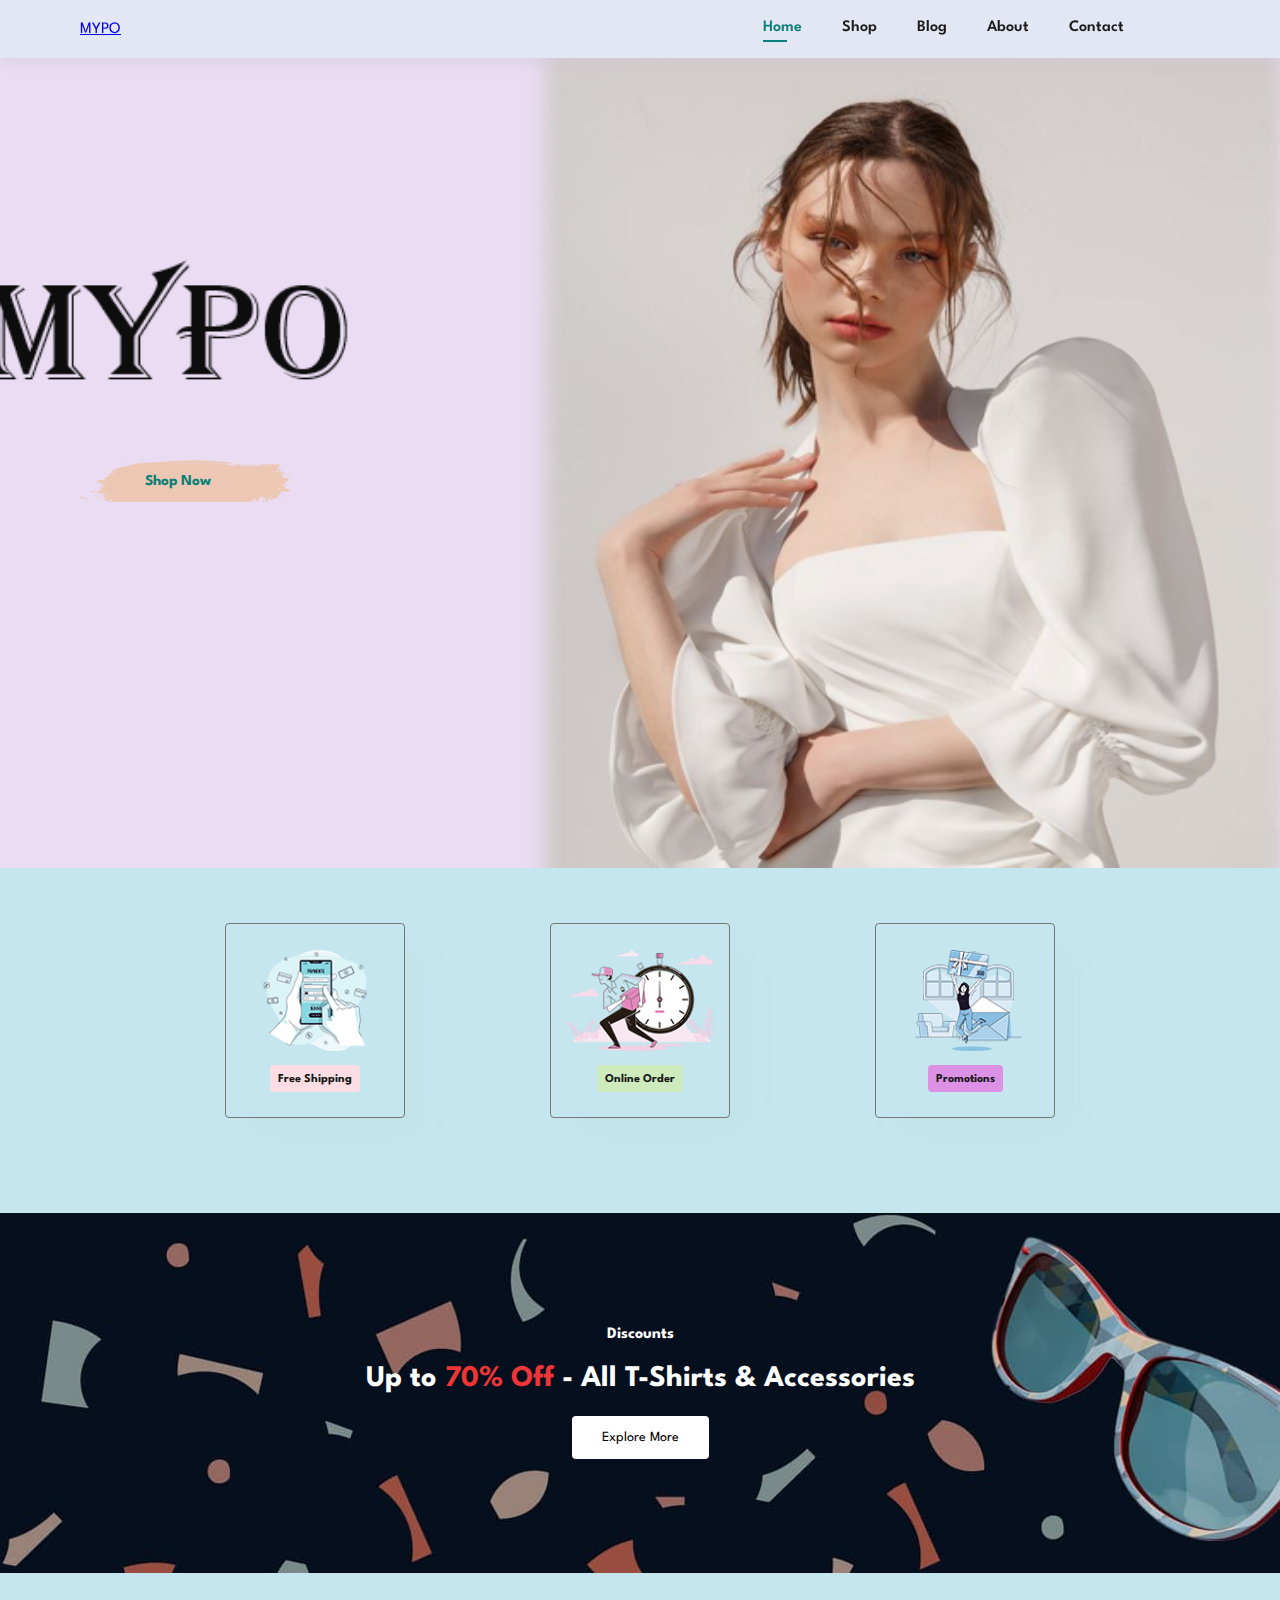
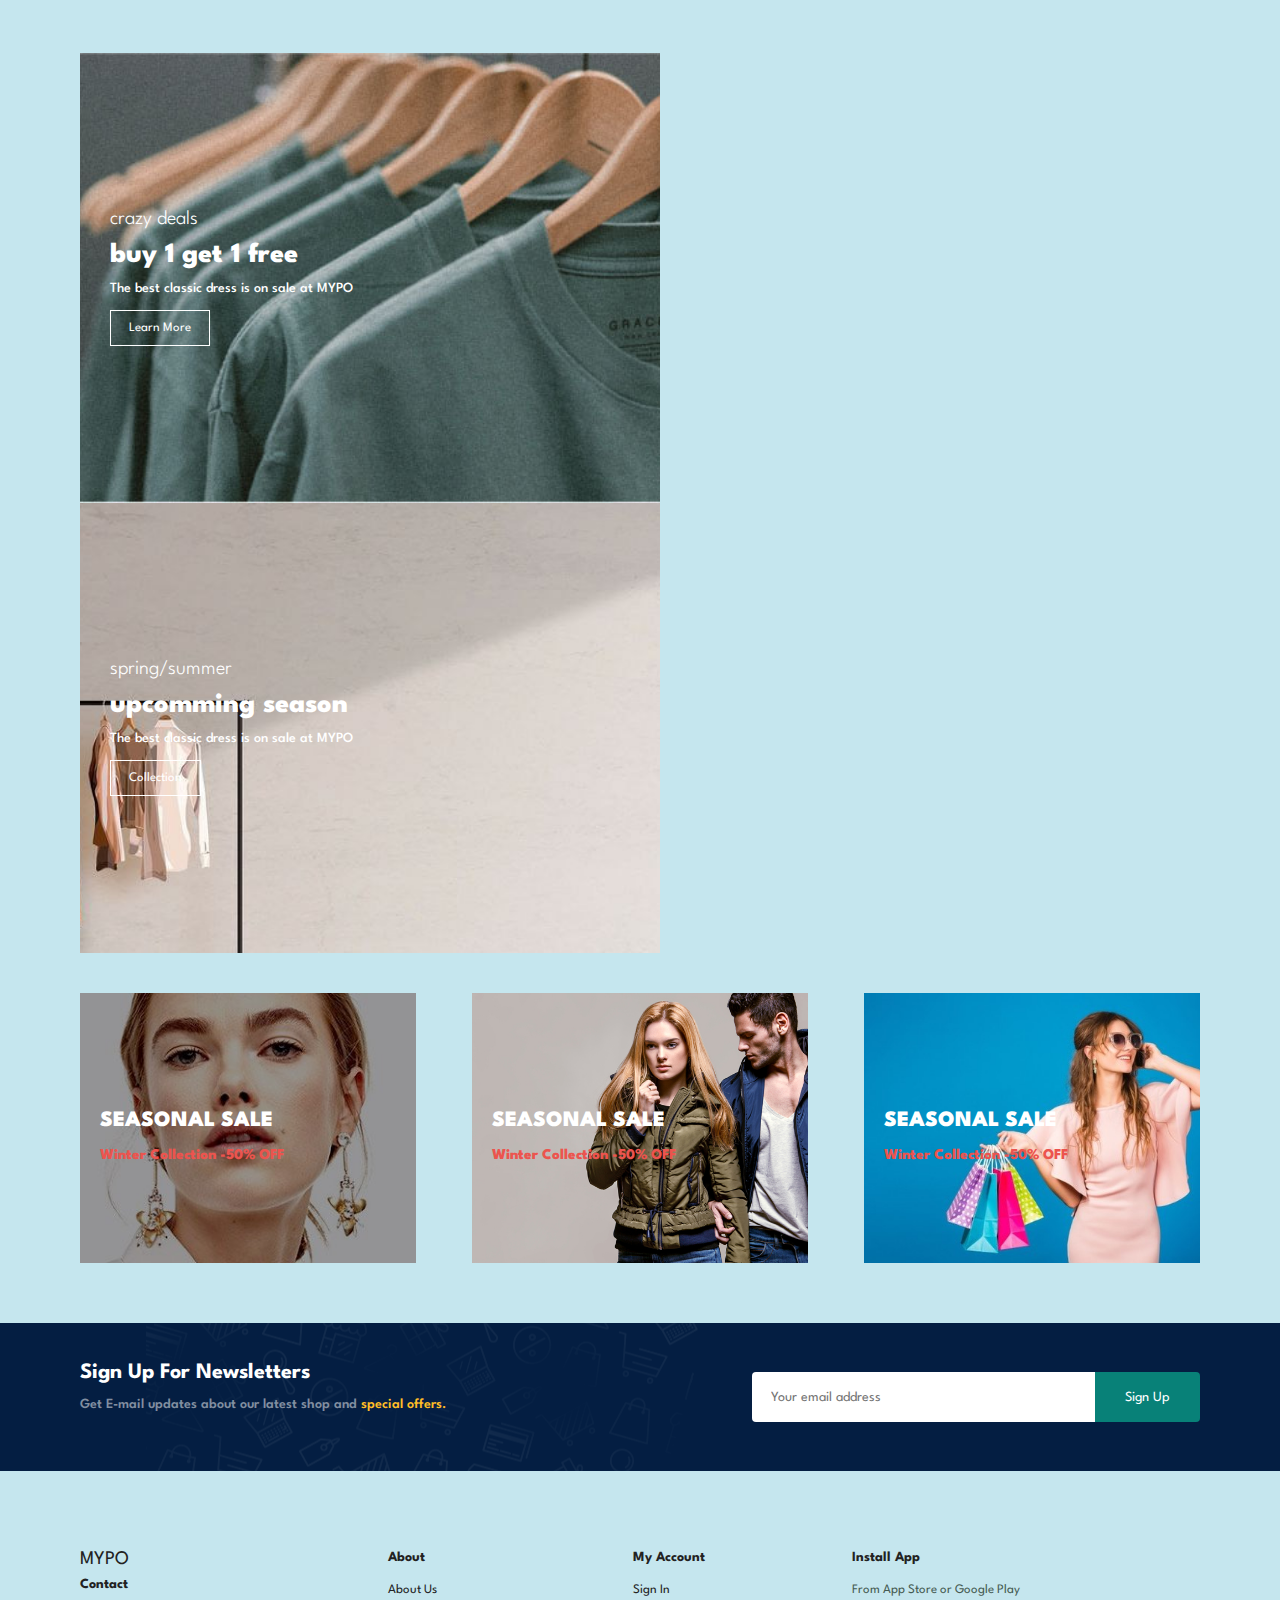
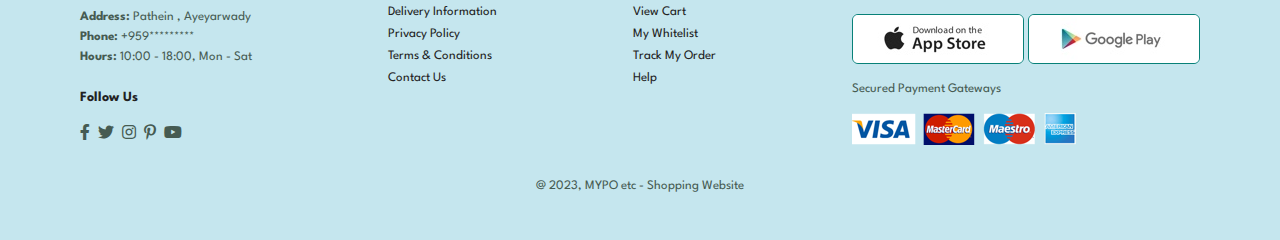
<file: index.html>
<!DOCTYPE html>
<html lang="en">

    <head>
        <meta charset="UTF-8">
        <meta http-equiv="X-UA-Compatible" content="IE=edge">
        <meta name="viewport" content="width=device-width, initial-scale=1.0">
        <title>HomePage</title>
        <link rel="stylesheet" href="https://pro.fontawesome.com/releases/v5.10.0/css/all.css" />

        <link rel="stylesheet" href="css/style.css">
        <link rel="stylesheet" href="css/index.css">
    </head>

    <body>

<!-- Navbar -->

        <section id="header">
            <a href="#">MYPO</a>

            <div>
                <ul id="navbar">
                    <li><a class="active" href="index.html">Home</a></li>
                    <li><a href="shop.html">Shop</a></li>
                    <li><a href="blog.html">Blog</a></li>
                    <li><a href="about.html">About</a></li>
                    <li><a href="contact.html">Contact</a></li>
                    <li id="lg-bag"><a href="cart.html"><i class="far fa-shopping-bag"></i></a></li>
                    <a href="#" id="close"><i class="far fa-times"></i></a>
                </ul>
            </div>
            <div id="mobile">
                <a href="cart.html"><i class="far fa-shopping-bag"></i></a>
                <i id="bar" class="fas fa-outdent"></i>
            </div>
        </section>

<!-- Hero -->

        <!--<section id="hero" ; style="background-image: url(img/bnhd.png);">
            <h1></h1>
            <p></p>
            <button onclick="window.location.href='shop.html';" style="background-image: url(img/button.png);">Shop Now</button>
        </section>-->
<!--style="background-image: url(img/hero4.png)-->
<!-- Features -->
<section id="hero" ; style="background-image: url(img/bnhd.png);">
    <h1></h1>
    <p></p>
    <button id="shopNowBtn" style="background-image: url(img/button.png);" onmouseover="changeCursor(this)" onmouseout="resetCursor()" onclick="redirectToShop()">Shop Now</button>

<script>
function changeCursor(element) {
element.style.cursor = 'grab';
}

function resetCursor() {
document.getElementById('shopNowBtn').style.cursor = 'auto';
}

function redirectToShop() {
// Redirect to shop.html or add your logic here
window.location.href = 'shop.html';
}
</script>
</section>

        <section id="feature" class="section-p1">
            <div class="fe-box">
                <img src="img/features/f1.png" alt="">
                <h6>Free Shipping</h6>
            </div>
            <div class="fe-box">
                <img src="img/features/f2.png" alt="">
                <h6>Online Order</h6>
            </div>
            <!--<div class="fe-box">
                <img src="img/features/f3.png" alt="">
                <h6>Save Money</h6>
            </div>-->
            <div class="fe-box">
                <img src="img/features/f4.png" alt="">
                <h6>Promotions</h6>
            </div>
            <!--<div class="fe-box">
                <img src="img/features/f5.png" alt="">
                <h6>Happy Sell</h6>
            </div>-->
            <!--<div class="fe-box">
                <img src="img/features/f6.png" alt="">
                <h6>24/7 Support</h6>
            </div>-->
        </section>

<!-- Featured Products -->

        <!-- <section id="product1" class="section-p1">
            <h2>Featured Products</h2>
            <p>Summer Collection New Morden Design</p>
            <div class="pro-container">
                <div class="pro" onclick="window.location.href='sproduct.html';">
                    <img src="img/products/f1.jpg" alt="">
                    <div class="des">
                        <span>adidas</span>
                        <h5>Cartoon Astronaut T-Shirts</h5>
                        <div class="star">
                            <i class="fas fa-star"></i>
                            <i class="fas fa-star"></i>
                            <i class="fas fa-star"></i>
                            <i class="fas fa-star"></i>
                            <i class="fas fa-star"></i>
                        </div>
                    </div>
                </div>
                <div class="pro">
                    <img src="img/products/f2.jpg" alt="">
                    <div class="des">
                        <span>adidas</span>
                        <h5>Cartoon Astronaut T-Shirts</h5>
                        <div class="star">
                            <i class="fas fa-star"></i>
                            <i class="fas fa-star"></i>
                            <i class="fas fa-star"></i>
                            <i class="fas fa-star"></i>
                            <i class="fas fa-star"></i>
                        </div>
                    </div>
                </div>
                <div class="pro">
                    <img src="img/products/f3.jpg" alt="">
                    <div class="des">
                        <span>adidas</span>
                        <h5>Cartoon Astronaut T-Shirts</h5>
                        <div class="star">
                            <i class="fas fa-star"></i>
                            <i class="fas fa-star"></i>
                            <i class="fas fa-star"></i>
                            <i class="fas fa-star"></i>
                            <i class="fas fa-star"></i>
                        </div>
                    </div>
                </div>
                <div class="pro">
                    <img src="img/products/f4.jpg" alt="">
                    <div class="des">
                        <span>adidas</span>
                        <h5>Cartoon Astronaut T-Shirts</h5>
                        <div class="star">
                            <i class="fas fa-star"></i>
                            <i class="fas fa-star"></i>
                            <i class="fas fa-star"></i>
                            <i class="fas fa-star"></i>
                            <i class="fas fa-star"></i>
                        </div>
                    </div>
                </div>
            </div>
            <button onclick="window.location.href='shop.html';" style="background-image: url(img/button.png);">Shop Now</button>
        </section> -->

<!-- Discount Banner -->

        <section id="banner" class="section-m1">
            <h4>Discounts</h4>
            <h2>Up to <span>70% Off</span> - All T-Shirts & Accessories</h2>
            <button onclick="window.location.href='shop.html';" class="normal">Explore More</button>
        </section>
        
<!-- New Arrivals -->

        <!-- <section id="product1" class="section-p1">
            <h2>New Arrivals</h2>
            <p>Summer Collection New Morden Design</p>
            <div class="pro-container">
                <div class="pro">
                    <img src="img/products/n1.jpg" alt="">
                    <div class="des">
                        <span>adidas</span>
                        <h5>Cartoon Astronaut T-Shirts</h5>
                        <div class="star">
                            <i class="fas fa-star"></i>
                            <i class="fas fa-star"></i>
                            <i class="fas fa-star"></i>
                            <i class="fas fa-star"></i>
                            <i class="fas fa-star"></i>
                        </div>
                    </div>
                </div>
                <div class="pro">
                    <img src="img/products/n2.jpg" alt="">
                    <div class="des">
                        <span>adidas</span>
                        <h5>Cartoon Astronaut T-Shirts</h5>
                        <div class="star">
                            <i class="fas fa-star"></i>
                            <i class="fas fa-star"></i>
                            <i class="fas fa-star"></i>
                            <i class="fas fa-star"></i>
                            <i class="fas fa-star"></i>
                        </div>
                    </div>
                </div>
                <div class="pro">
                    <img src="img/products/n3.jpg" alt="">
                    <div class="des">
                        <span>adidas</span>
                        <h5>Cartoon Astronaut T-Shirts</h5>
                        <div class="star">
                            <i class="fas fa-star"></i>
                            <i class="fas fa-star"></i>
                            <i class="fas fa-star"></i>
                            <i class="fas fa-star"></i>
                            <i class="fas fa-star"></i>
                        </div>
                    </div>
                </div>
                <div class="pro">
                    <img src="img/products/n4.jpg" alt="">
                    <div class="des">
                        <span>adidas</span>
                        <h5>Cartoon Astronaut T-Shirts</h5>
                        <div class="star">
                            <i class="fas fa-star"></i>
                            <i class="fas fa-star"></i>
                            <i class="fas fa-star"></i>
                            <i class="fas fa-star"></i>
                            <i class="fas fa-star"></i>
                        </div>
                    </div>
                </div>
            </div>
        </section> -->

<!-- Banner Box -->

        <section id="sm-banner" class="section-p1">
            <div class="banner-box banner-box2" style="background-image: url(img/banner/b10.jpg);">
                <h4>crazy deals</h4>
                <h2>buy 1 get 1 free</h2>
                <span>The best classic dress is on sale at MYPO</span>
                <button class="white">Learn More</button>
            </div>
            <div class="banner-box banner-box2" style="background-image: url(img/banner/h1.jpg);">
                <h4>spring/summer</h4>
                <h2>upcomming season</h2>
                <span>The best classic dress is on sale at MYPO</span>
                <button class="white">Collection</button>
            </div>
        </section>

<!-- Text Banner -->

        <section id="banner3">
            <div class="banner-box">
                <h2>SEASONAL SALE</h2>
                <h3>Winter Collection -50% OFF</h3>
            </div>
            <div class="banner-box" style="background-image: url(img/banner/b4.jpg);">
                <h2>SEASONAL SALE</h2>
                <h3>Winter Collection -50% OFF</h3>
             </div>
            <div class="banner-box" style="background-image: url(img/banner/b18.jpg);">
                <h2>SEASONAL SALE</h2>
                <h3>Winter Collection -50% OFF</h3>
            </div>
        </section>

<!-- Newsletter-->

        <section id="newsletter" class="section-p1 section-m1">
            <div class="newstext">
                <h4>Sign Up For Newsletters</h4>
                <p>Get E-mail updates about our latest shop and <span>special offers.</span></p>
            </div>
            <div class="form">
                <input type="text" placeholder="Your email address">
                <button class="normal">Sign Up</button>
            </div>
        </section>

<!-- Footer -->

        <footer class="section-p1">
            <div class="col">
                <a href="/index.html" style="font-size: larger;">MYPO</a>
                <h4>Contact</h4>
                <p><strong>Address: </strong> Pathein , Ayeyarwady</p>
                <p><strong>Phone: </strong> +959*********</p>
                <p><strong>Hours: </strong> 10:00 - 18:00, Mon - Sat</p>
                <div class="follow">
                    <h4>Follow Us</h4>
                    <div class="icon">
                        <i class="fab fa-facebook-f"></i>
                        <i class="fab fa-twitter"></i>
                        <i class="fab fa-instagram"></i>
                        <i class="fab fa-pinterest-p"></i>
                        <i class="fab fa-youtube"></i>
                    </div>
                </div>
            </div>

            <div class="col">
                <h4>About</h4>
                <a href="#">About Us</a>
                <a href="#">Delivery Information</a>
                <a href="#">Privacy Policy</a>
                <a href="#">Terms & Conditions</a>
                <a href="#">Contact Us</a>
            </div>

            <div class="col">
                <h4>My Account</h4>
                <a href="#">Sign In</a>
                <a href="#">View Cart</a>
                <a href="#">My Whitelist</a>
                <a href="#">Track My Order</a>
                <a href="#">Help</a>
            </div>

            <div class="col install">
                <h4>Install App</h4>
                <p>From App Store or Google Play</p>
                <div class="row">
                    <img src="img/pay/app.jpg" alt="">
                    <img src="img/pay/play.jpg" alt="">
                </div>
                <p>Secured Payment Gateways </p>
                <img src="img/pay/pay.png" alt="">
            </div>

            <div class="copyright">
                <p>@ 2023, MYPO etc - Shopping Website</p>
            </div>
        </footer>

        <script src="script.js"></script>
    </body>

</html>
</file>
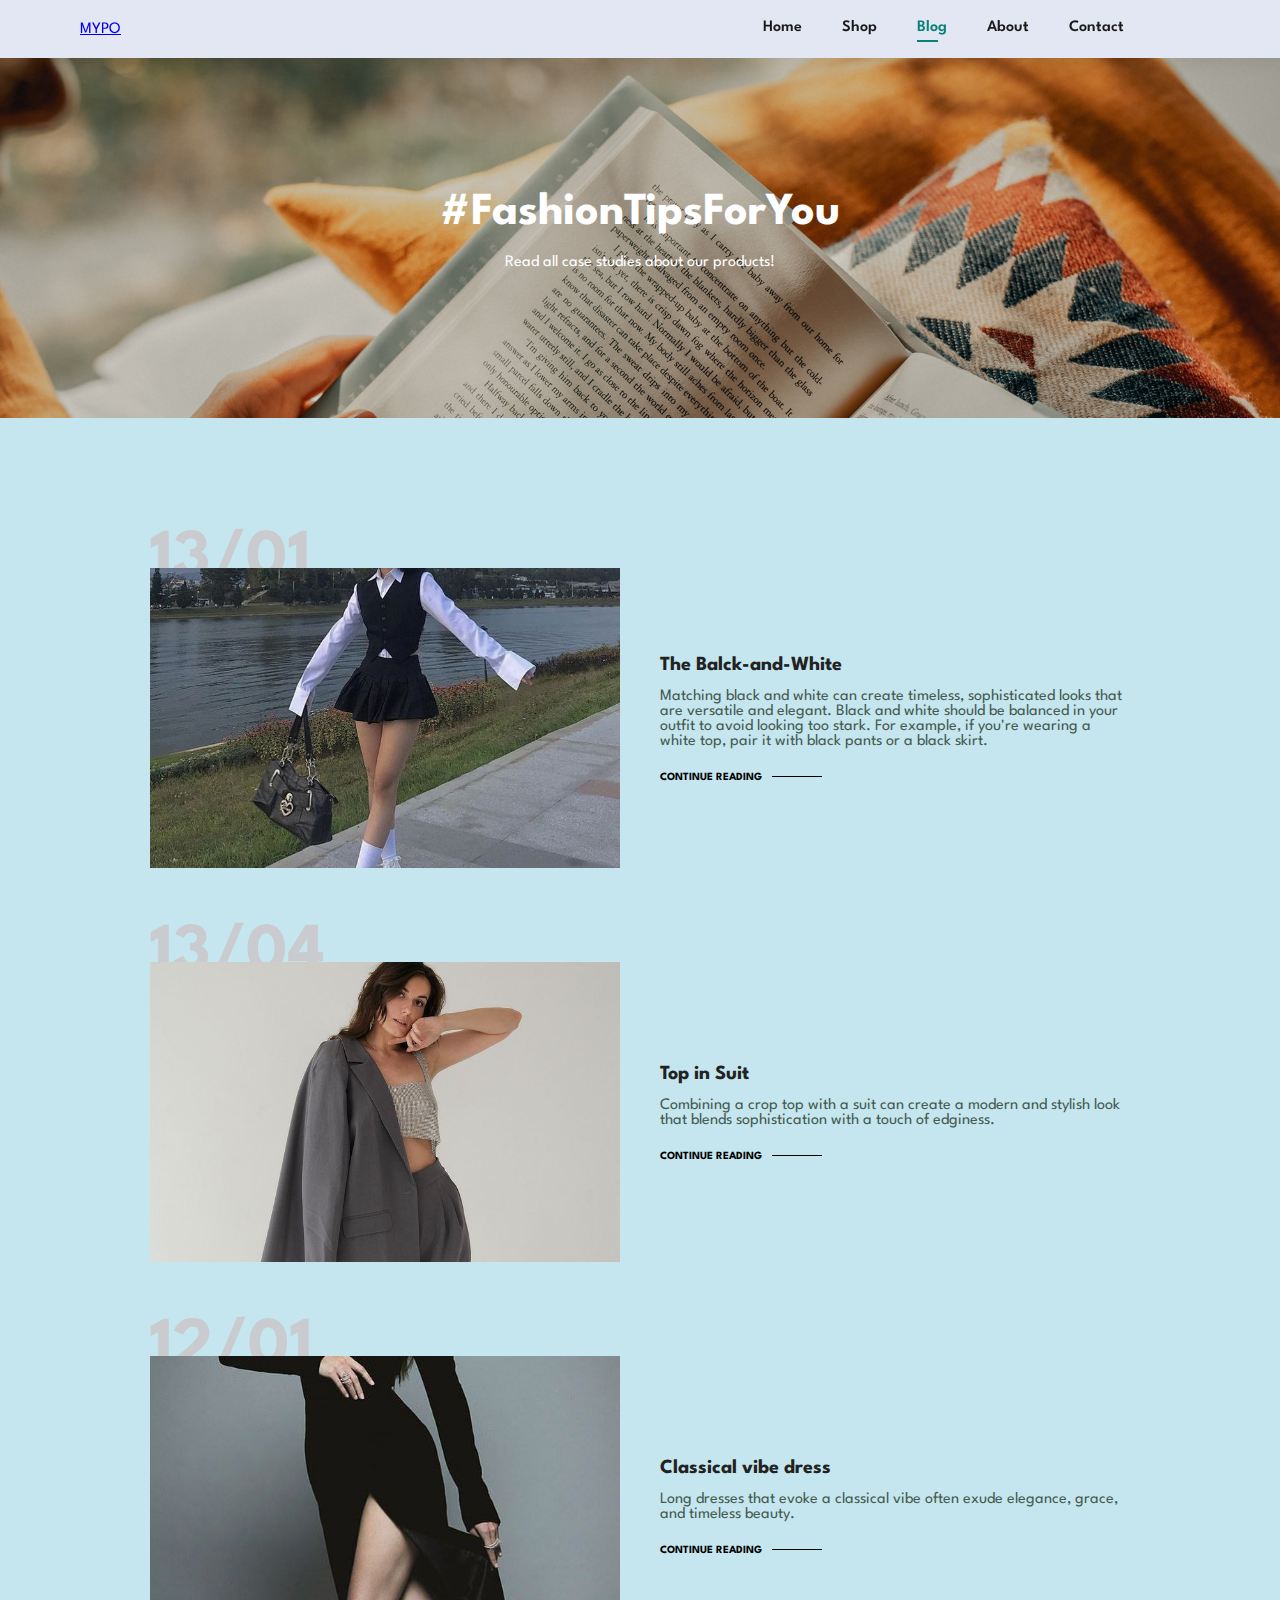
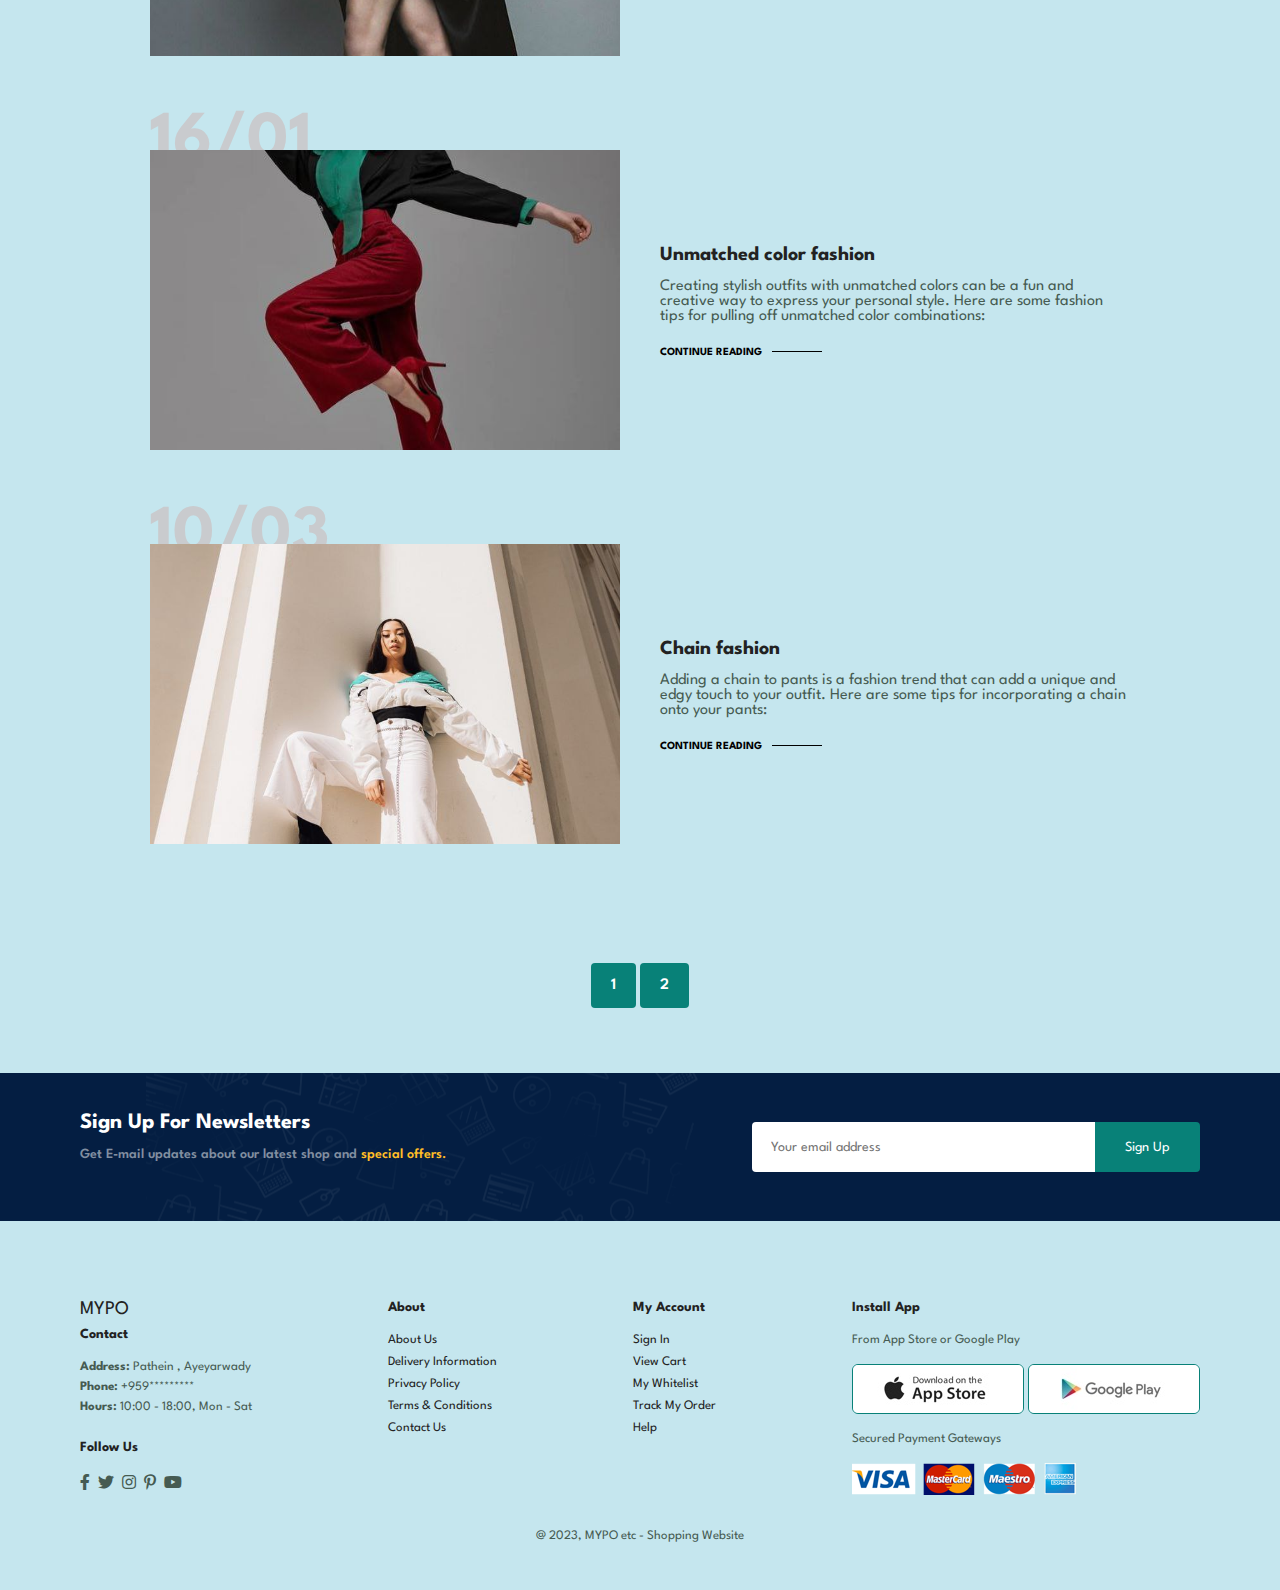
<file: blog.html>
<!DOCTYPE html>
<html lang="en">

    <head>
        <meta charset="UTF-8">
        <meta http-equiv="X-UA-Compatible" content="IE=edge">
        <meta name="viewport" content="width=device-width, initial-scale=1.0">
        <title>Blog</title>
        <link rel="stylesheet" href="https://pro.fontawesome.com/releases/v5.10.0/css/all.css" />

        <link rel="stylesheet" href="css/style.css">
        <link rel="stylesheet" href="css/index.css">
        <link rel="stylesheet" href="css/shop.css">
        <link rel="stylesheet" href="css/blog.css">
    </head>

    <body>

<!-- Navbar -->

        <section id="header">
            <a href="#">MYPO</a>

            <div>
                <ul id="navbar">
                    <li><a href="index.html">Home</a></li>
                    <li><a href="shop.html">Shop</a></li>
                    <li><a class="active" href="blog.html">Blog</a></li>
                    <li><a href="about.html">About</a></li>
                    <li><a href="contact.html">Contact</a></li>
                    <li id="lg-bag"><a href="cart.html"><i class="far fa-shopping-bag"></i></a></li>
                    <a href="#" id="close"><i class="far fa-times"></i></a>
                </ul>
            </div>
            <div id="mobile">
                <a href="cart.html"><i class="far fa-shopping-bag"></i></a>
                <i id="bar" class="fas fa-outdent"></i>
            </div>
        </section>

<!-- Blog -->

        <section id="page-header" class="blog-header" style="background-image: url(img/banner/b19.jpg);">
            <h2>#FashionTipsForYou</h2>
            <p>Read all case studies about our products! </p>
        </section>

        <section id="blog">
            <div class="blog-box">
                <div class="blog-img">
                    <img src="img/blog/nb5.jpg" alt="">
                </div>
                <div class="blog-details">
                    <h4>The Balck-and-White</h4>
                    <p>Matching black and white can create timeless, sophisticated looks that are versatile and elegant. Black and white should be balanced in your outfit to avoid looking too stark. For example, if you're wearing a white top, pair it with black pants or a black skirt.</p>
                    <a href="#">CONTINUE READING</a>
                </div>
                <h1>13/01</h1>
            </div>
            <div class="blog-box">
                <div class="blog-img">
                    <img src="img/blog/nb1.jpg" alt="">
                </div>
                <div class="blog-details">
                    <h4>Top in Suit</h4>
                    <p>Combining a crop top with a suit can create a modern and stylish look that blends sophistication with a touch of edginess.</p>
                    <a href="#">CONTINUE READING</a>
                </div>
                <h1>13/04</h1>
            </div>
            <div class="blog-box">
                <div class="blog-img">
                    <img src="img/blog/nb2.jpg" alt="">
                </div>
                <div class="blog-details">
                    <h4>Classical vibe dress</h4>
                    <p> Long dresses that evoke a classical vibe often exude elegance, grace, and timeless beauty.  </p>
                    <a href="#">CONTINUE READING</a>
                </div>
                <h1>12/01</h1>
            </div>
            <div class="blog-box">
                <div class="blog-img">
                    <img src="img/blog/nb3.jpg" alt="">
                </div>
                <div class="blog-details">
                    <h4>Unmatched color fashion</h4>
                    <p>Creating stylish outfits with unmatched colors can be a fun and creative way to express your personal style. Here are some fashion tips for pulling off unmatched color combinations:</p>
                    <a href="#">CONTINUE READING</a>
                </div>
                <h1>16/01</h1>
            </div>
            <div class="blog-box">
                <div class="blog-img">
                    <img src="img/blog/nb6.jpg" alt="">
                </div>
                <div class="blog-details">
                    <h4>Chain fashion</h4>
                    <p>Adding a chain to pants is a fashion trend that can add a unique and edgy touch to your outfit. Here are some tips for incorporating a chain onto your pants:
                    </p>
                    <a href="#">CONTINUE READING</a>
                </div>
                <h1>10/03</h1>
            </div>
        </section>

<!-- Pagination -->

        <section id="pagination" class="section-p1">
            <a href="blog.html">1</a>
            <a href="blog2.html">2</a>
        </section>

<!-- Newsletter-->

        <section id="newsletter" class="section-p1 section-m1">
            <div class="newstext">
                <h4>Sign Up For Newsletters</h4>
                <p>Get E-mail updates about our latest shop and <span>special offers.</span></p>
            </div>
            <div class="form">
                <input type="text" placeholder="Your email address">
                <button class="normal">Sign Up</button>
            </div>
        </section>

<!-- Footer -->

        <footer class="section-p1">
            <div class="col">
                <a href="/index.html" style="font-size: larger;">MYPO</a>
                <h4>Contact</h4>
                <p><strong>Address: </strong> Pathein , Ayeyarwady</p>
                <p><strong>Phone: </strong> +959*********</p>
                <p><strong>Hours: </strong> 10:00 - 18:00, Mon - Sat</p>
                <div class="follow">
                    <h4>Follow Us</h4>
                    <div class="icon">
                        <i class="fab fa-facebook-f"></i>
                        <i class="fab fa-twitter"></i>
                        <i class="fab fa-instagram"></i>
                        <i class="fab fa-pinterest-p"></i>
                        <i class="fab fa-youtube"></i>
                    </div>
                </div>
            </div>

            <div class="col">
                <h4>About</h4>
                <a href="#">About Us</a>
                <a href="#">Delivery Information</a>
                <a href="#">Privacy Policy</a>
                <a href="#">Terms & Conditions</a>
                <a href="#">Contact Us</a>
            </div>

            <div class="col">
                <h4>My Account</h4>
                <a href="#">Sign In</a>
                <a href="#">View Cart</a>
                <a href="#">My Whitelist</a>
                <a href="#">Track My Order</a>
                <a href="#">Help</a>
            </div>

            <div class="col install">
                <h4>Install App</h4>
                <p>From App Store or Google Play</p>
                <div class="row">
                    <img src="img/pay/app.jpg" alt="">
                    <img src="img/pay/play.jpg" alt="">
                </div>
                <p>Secured Payment Gateways </p>
                <img src="img/pay/pay.png" alt="">
            </div>

            <div class="copyright">
                <p>@ 2023, MYPO etc - Shopping Website</p>
            </div>
        </footer>

        <script src="script.js"></script>
    </body>

</html>
</file>
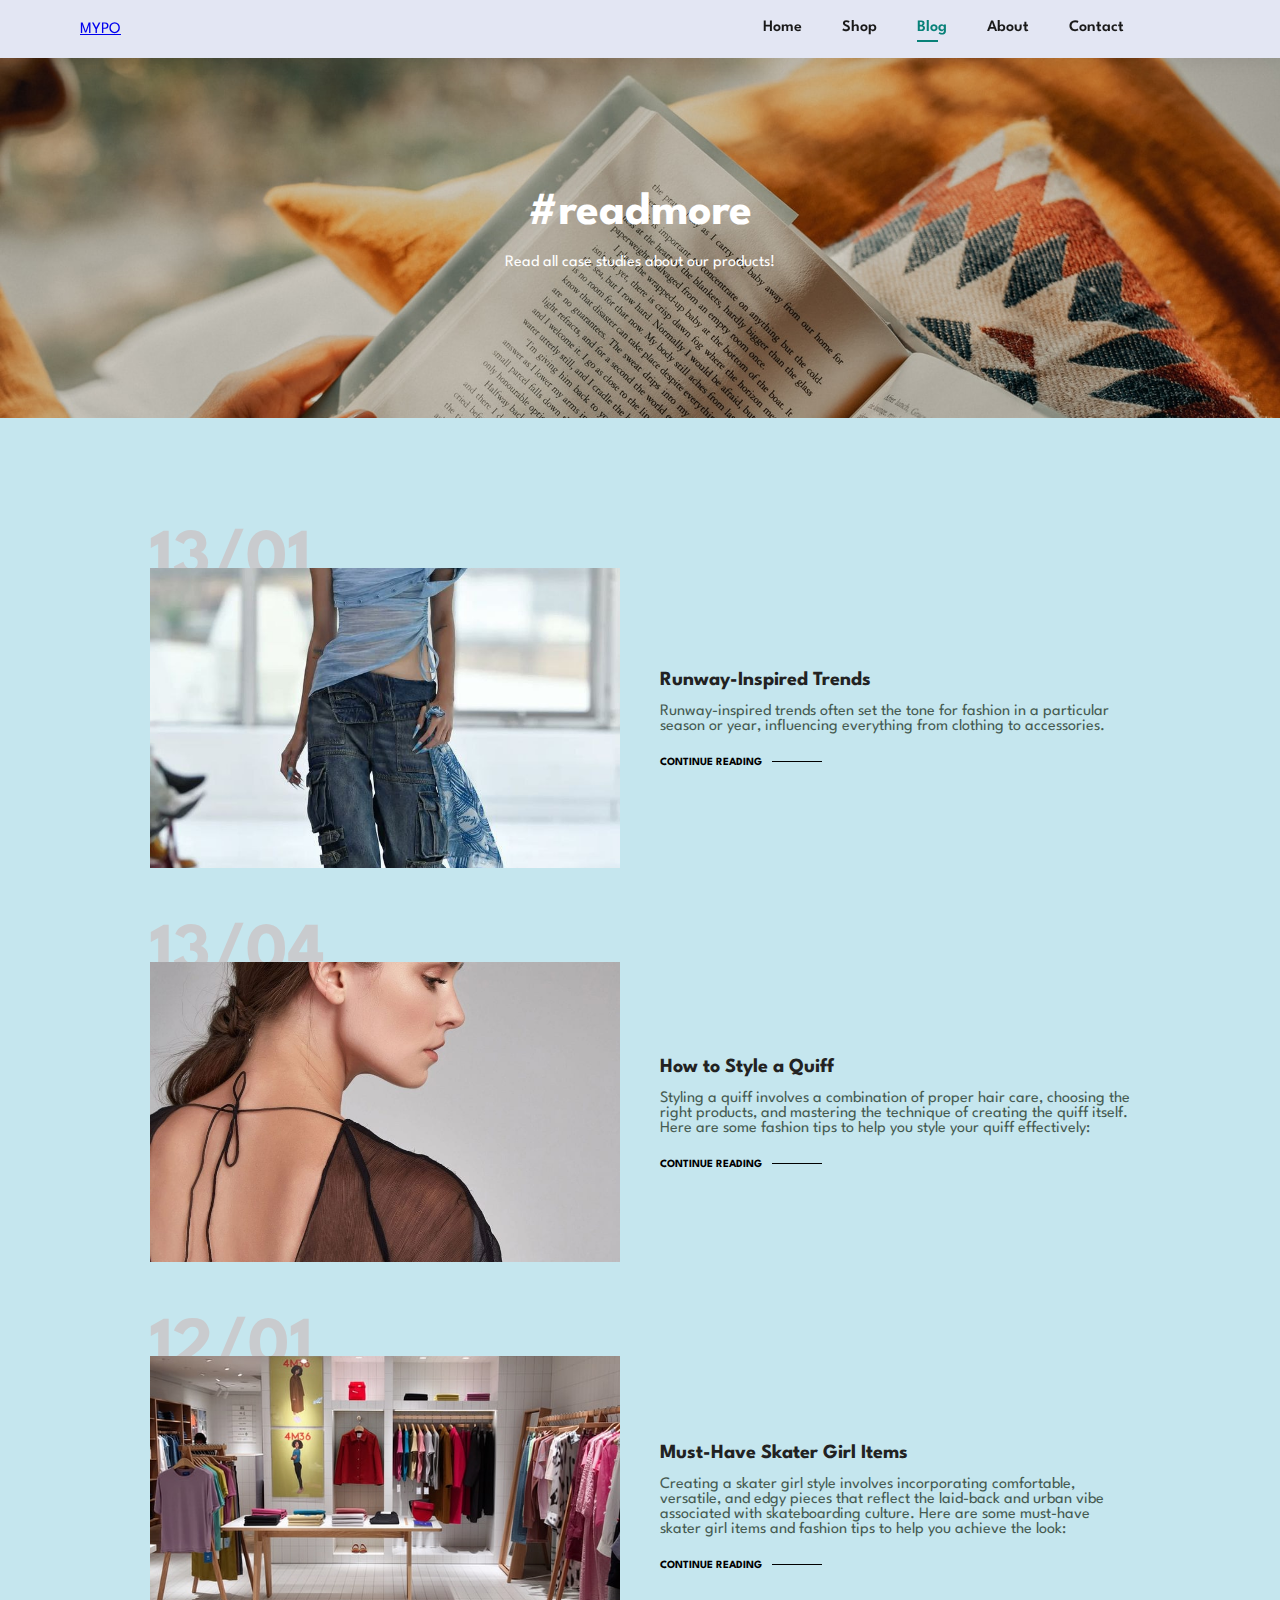
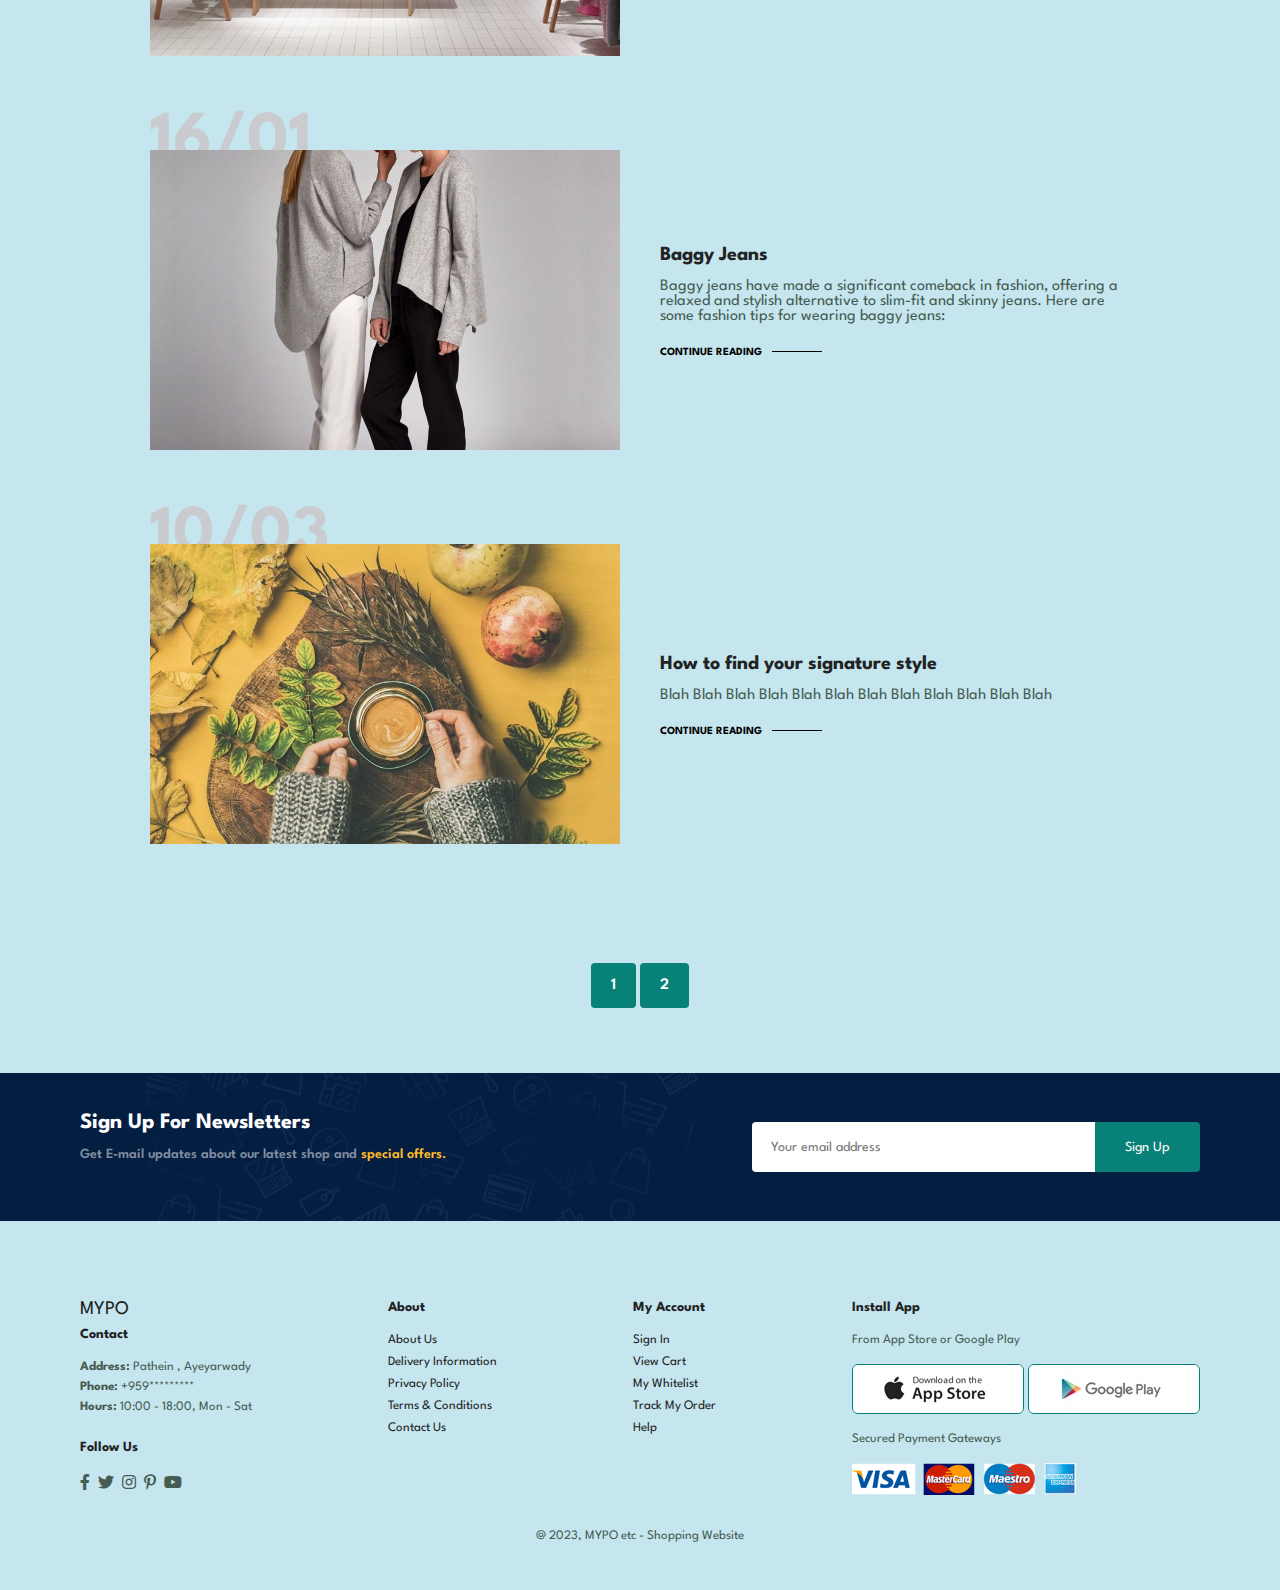
<file: blog2.html>
<!DOCTYPE html>
<html lang="en">

    <head>
        <meta charset="UTF-8">
        <meta http-equiv="X-UA-Compatible" content="IE=edge">
        <meta name="viewport" content="width=device-width, initial-scale=1.0">
        <title>Blog</title>
        <link rel="stylesheet" href="https://pro.fontawesome.com/releases/v5.10.0/css/all.css" />

        <link rel="stylesheet" href="css/style.css">
        <link rel="stylesheet" href="css/index.css">
        <link rel="stylesheet" href="css/shop.css">
        <link rel="stylesheet" href="css/blog.css">
    </head>

    <body>

<!-- Navbar -->

        <section id="header">
            <a href="#">MYPO</a>

            <div>
                <ul id="navbar">
                    <li><a href="index.html">Home</a></li>
                    <li><a href="shop.html">Shop</a></li>
                    <li><a class="active" href="blog.html">Blog</a></li>
                    <li><a href="about.html">About</a></li>
                    <li><a href="contact.html">Contact</a></li>
                    <li id="lg-bag"><a href="cart.html"><i class="far fa-shopping-bag"></i></a></li>
                    <a href="#" id="close"><i class="far fa-times"></i></a>
                </ul>
            </div>
            <div id="mobile">
                <a href="cart.html"><i class="far fa-shopping-bag"></i></a>
                <i id="bar" class="fas fa-outdent"></i>
            </div>
        </section>

<!-- Blog -->

        <section id="page-header" class="blog-header" style="background-image: url(img/banner/b19.jpg);">
            <h2>#readmore</h2>
            <p>Read all case studies about our products! </p>
        </section>

        <section id="blog">
            <div class="blog-box">
                <div class="blog-img">
                    <img src="img/blog/nb7.jpg" alt="">
                </div>
                <div class="blog-details">
                    <h4>Runway-Inspired Trends</h4>
                    <p>Runway-inspired trends often set the tone for fashion in a particular season or year, influencing everything from clothing to accessories. </p>
                    <a href="#">CONTINUE READING</a>
                </div>
                <h1>13/01</h1>
            </div>
            <div class="blog-box">
                <div class="blog-img">
                    <img src="img/blog/b1.jpg" alt="">
                </div>
                <div class="blog-details">
                    <h4>How to Style a Quiff</h4>
                    <p>Styling a quiff involves a combination of proper hair care, choosing the right products, and mastering the technique of creating the quiff itself. Here are some fashion tips to help you style your quiff effectively: </p>
                    <a href="#">CONTINUE READING</a>
                </div>
                <h1>13/04</h1>
            </div>
            <div class="blog-box">
                <div class="blog-img">
                    <img src="img/blog/b3.jpg" alt="">
                </div>
                <div class="blog-details">
                    <h4>Must-Have Skater Girl Items</h4>
                    <p>Creating a skater girl style involves incorporating comfortable, versatile, and edgy pieces that reflect the laid-back and urban vibe associated with skateboarding culture. Here are some must-have skater girl items and fashion tips to help you achieve the look: </p>
                    <a href="#">CONTINUE READING</a>
                </div>
                <h1>12/01</h1>
            </div>
            <div class="blog-box">
                <div class="blog-img">
                    <img src="img/blog/b4.jpg" alt="">
                </div>
                <div class="blog-details">
                    <h4>Baggy Jeans</h4>
                    <p>Baggy jeans have made a significant comeback in fashion, offering a relaxed and stylish alternative to slim-fit and skinny jeans. Here are some fashion tips for wearing baggy jeans: </p>
                    <a href="#">CONTINUE READING</a>
                </div>
                <h1>16/01</h1>
            </div>
            <div class="blog-box">
                <div class="blog-img">
                    <img src="img/blog/b6.jpg" alt="">
                </div>
                <div class="blog-details">
                    <h4>How to find your signature style</h4>
                    <p>Blah Blah Blah Blah Blah Blah Blah Blah Blah Blah Blah Blah </p>
                    <a href="#">CONTINUE READING</a>
                </div>
                <h1>10/03</h1>
            </div>
        </section>

<!-- Pagination -->

        <section id="pagination" class="section-p1">
            <a href="blog.html">1</a>
            <a href="blog2.html">2</a>
        </section>

<!-- Newsletter-->

        <section id="newsletter" class="section-p1 section-m1">
            <div class="newstext">
                <h4>Sign Up For Newsletters</h4>
                <p>Get E-mail updates about our latest shop and <span>special offers.</span></p>
            </div>
            <div class="form">
                <input type="text" placeholder="Your email address">
                <button class="normal">Sign Up</button>
            </div>
        </section>

<!-- Footer -->

        <footer class="section-p1">
            <div class="col">
                <a href="/index.html" style="font-size: larger;">MYPO</a>
                <h4>Contact</h4>
                <p><strong>Address: </strong> Pathein , Ayeyarwady</p>
                <p><strong>Phone: </strong> +959*********</p>
                <p><strong>Hours: </strong> 10:00 - 18:00, Mon - Sat</p>
                <div class="follow">
                    <h4>Follow Us</h4>
                    <div class="icon">
                        <i class="fab fa-facebook-f"></i>
                        <i class="fab fa-twitter"></i>
                        <i class="fab fa-instagram"></i>
                        <i class="fab fa-pinterest-p"></i>
                        <i class="fab fa-youtube"></i>
                    </div>
                </div>
            </div>

            <div class="col">
                <h4>About</h4>
                <a href="#">About Us</a>
                <a href="#">Delivery Information</a>
                <a href="#">Privacy Policy</a>
                <a href="#">Terms & Conditions</a>
                <a href="#">Contact Us</a>
            </div>

            <div class="col">
                <h4>My Account</h4>
                <a href="#">Sign In</a>
                <a href="#">View Cart</a>
                <a href="#">My Whitelist</a>
                <a href="#">Track My Order</a>
                <a href="#">Help</a>
            </div>

            <div class="col install">
                <h4>Install App</h4>
                <p>From App Store or Google Play</p>
                <div class="row">
                    <img src="img/pay/app.jpg" alt="">
                    <img src="img/pay/play.jpg" alt="">
                </div>
                <p>Secured Payment Gateways </p>
                <img src="img/pay/pay.png" alt="">
            </div>

            <div class="copyright">
                <p>@ 2023, MYPO etc - Shopping Website</p>
            </div>
        </footer>

        <script src="script.js"></script>
    </body>

</html>
</file>
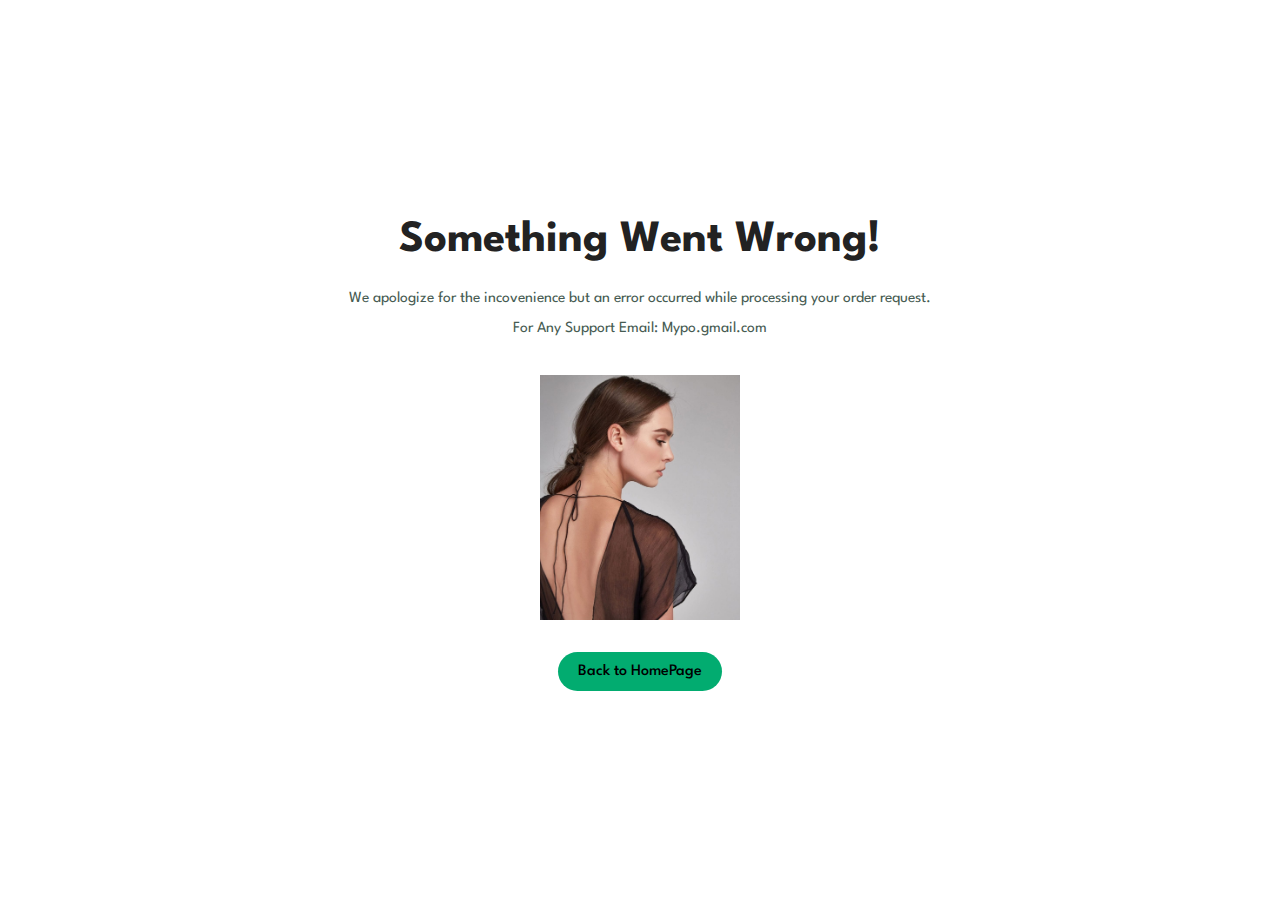
<file: cancel.html>
<!DOCTYPE html>
<html lang="en">
<head>
    <meta charset="UTF-8">
    <meta name="viewport" content="width=device-width, initial-scale=1.0">
    <title>Payment Cancel</title>
    <link rel="stylesheet" href="https://pro.fontawesome.com/releases/v5.10.0/css/all.css" />

    <link rel="stylesheet" href="css/style.css">
    <link rel="stylesheet" href="css/snc.css">
</head>
<body>
    <div class="sc-container">
        <h1>Something Went Wrong!</h1>
        <p>We apologize for the incovenience but an error occurred while processing your order request.</p>
        <p>For Any Support Email: Mypo.gmail.com</p>
        <img src="img/blog/b1.jpg" alt="">
        <a href="#" class="sc-btn">Back to HomePage</a>
    </div>
</body>
</html>
</file>
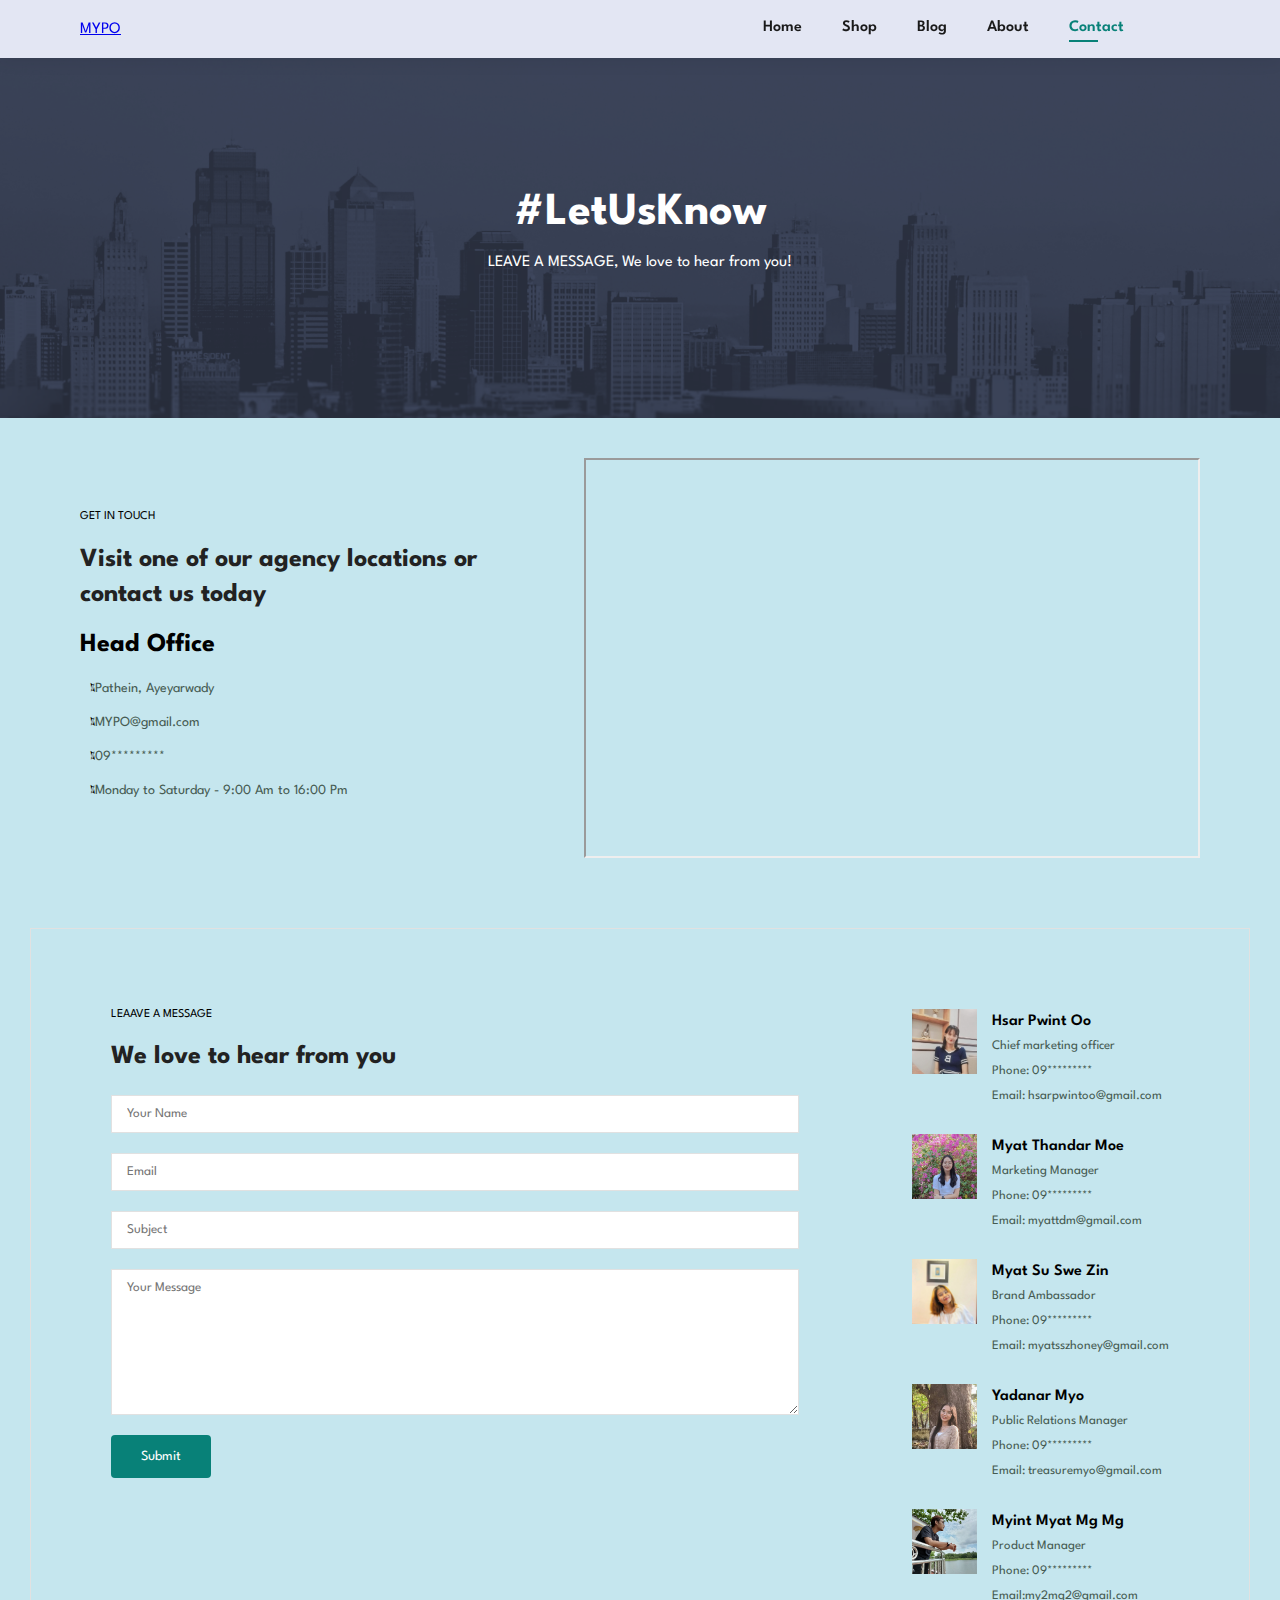
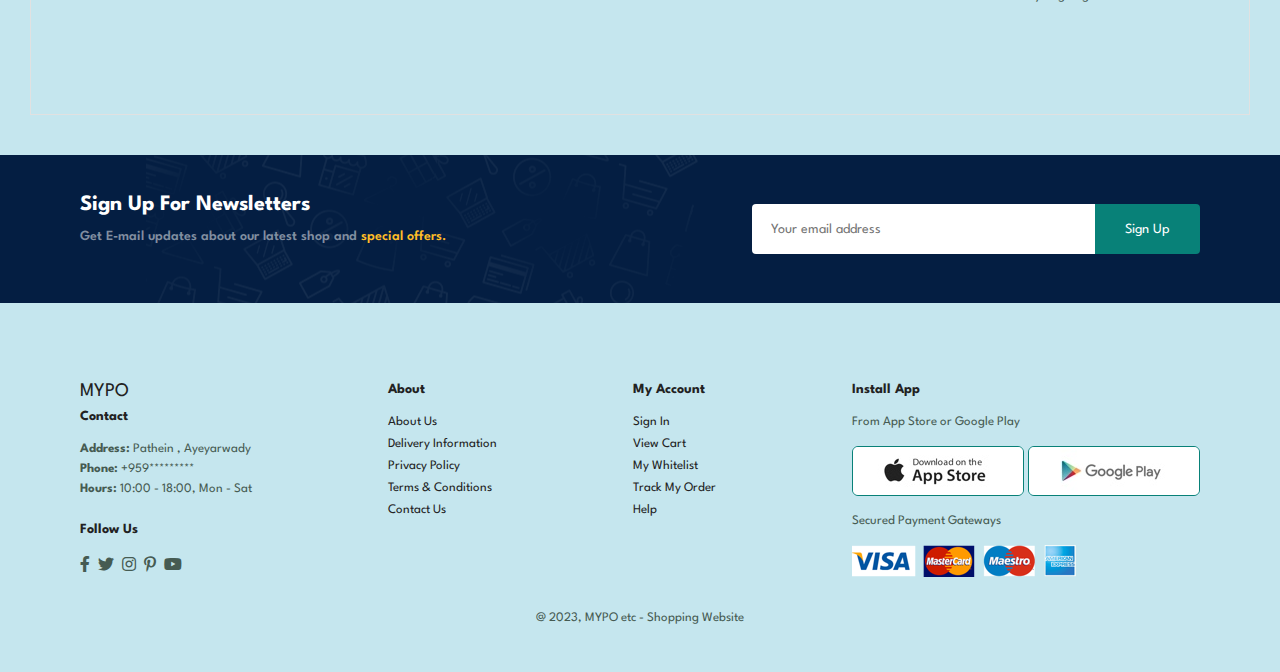
<file: contact.html>
<!DOCTYPE html>
<html lang="en">

    <head>
        <meta charset="UTF-8">
        <meta http-equiv="X-UA-Compatible" content="IE=edge">
        <meta name="viewport" content="width=device-width, initial-scale=1.0">
        <title>Contact</title>
        <link rel="stylesheet" href="https://pro.fontawesome.com/releases/v5.10.0/css/all.css" />

        <link rel="stylesheet" href="css/style.css">
        <link rel="stylesheet" href="css/index.css">
        <link rel="stylesheet" href="css/shop.css">
        <link rel="stylesheet" href="css/blog.css">
        <link rel="stylesheet" href="css/about.css">
        <link rel="stylesheet" href="css/contact.css">
    </head>

    <body>

<!-- Navbar -->

        <section id="header">
            <a href="#">MYPO</a>

            <div>
                <ul id="navbar">
                    <li><a href="index.html">Home</a></li>
                    <li><a href="shop.html">Shop</a></li>
                    <li><a href="blog.html">Blog</a></li>
                    <li><a href="about.html">About</a></li>
                    <li><a class="active" href="contact.html">Contact</a></li>
                    <li id="lg-bag"><a href="cart.html"><i class="far fa-shopping-bag"></i></a></li>
                    <a href="#" id="close"><i class="far fa-times"></i></a>
                </ul>
            </div>
            <div id="mobile">
                <a href="cart.html"><i class="far fa-shopping-bag"></i></a>
                <i id="bar" class="fas fa-outdent"></i>
            </div>
        </section>

<!-- Blog -->

        <section id="page-header" class="about-header" style="background-image: url(img/about/banner.png);">
            <h2>#LetUsKnow</h2>
            <p>LEAVE A MESSAGE, We love to hear from you!</p>
        </section>

<!-- Contact Detail  -->

        <section id="contact-details" class="section-p1">
            <div class="details">
                <span>GET IN TOUCH</span>
                <h2>Visit one of our agency locations or contact us today</h2>
                <h3>Head Office</h3>
                <div>
                    <li>
                        <i class="fal fa-map">
                            <p>Pathein, Ayeyarwady</p>
                        </i>
                    </li>
                    <li>
                        <i class="fal fa-envelope">
                            <p>MYPO@gmail.com</p>
                        </i>
                    </li>
                    <li>
                        <i class="fal fa-phone-alt">
                            <p>09*********</p>
                        </i>
                    </li>
                    <li>
                        <i class="fal fa-clock">
                            <p>Monday to Saturday - 9:00 Am to 16:00 Pm</p>
                        </i>
                    </li>
                </div>
            </div>

            <div class="map">
                <iframe src="https://www.google.com/maps/embed?pb=!1m14!1m8!1m3!1d3475.681237593679!2d94.8196971!3d16.8375525!3m2!1i1024!2i768!4f13.1!3m3!1m2!1s0x30bfeb662ce9e45b%3A0x53cbc83270673979!2sPathein%20Technological%20University!5e1!3m2!1sen!2smm!4v1705750562554!5m2!1sen!2smm"></iframe>
            </div>
        </section>

<!-- Team & Contact  -->

        <section id="form-details">
            <form action="">
                <span>LEAAVE A MESSAGE</span>
                <h2>We love to hear from you</h2>
                <input type="text" placeholder="Your Name">
                <input type="text" placeholder="Email">
                <input type="text" placeholder="Subject">
                <textarea name="" id="" cols="30" rows="10" placeholder="Your Message"></textarea>
                <button class="normal">Submit</button>
            </form>

            <div class="people">
                <div>
                    <img src="img/people/hsar1.jpg" alt="">
                    <p><span>Hsar Pwint Oo</span> Chief marketing officer <br> Phone: 09********* <br> Email: hsarpwintoo@gmail.com</p>
                </div>
                <div>
                    <img src="img/people/mtdm.jpg" alt="">
                    <p><span>Myat Thandar Moe</span> Marketing Manager <br> Phone: 09********* <br> Email: myattdm@gmail.com</p>
                </div>
                <div>
                    <img src="img/people/mssz.jpg" alt="">
                    <p><span>Myat Su Swe Zin</span> Brand Ambassador <br> Phone: 09********* <br> Email: myatsszhoney@gmail.com</p>
                </div>
                <div>
                    <img src="img/people/ydnm.jpg" alt="">
                    <p><span>Yadanar Myo</span> Public Relations Manager <br> Phone: 09********* <br> Email: treasuremyo@gmail.com</p>
                </div>
                <div>
                    <img src="img/people/mmmm.jpg" alt="">
                    <p><span>Myint Myat Mg Mg</span> Product Manager <br> Phone: 09********* <br> Email:my2mg2@gmail.com</p>
                </div>
            </div>
        </section>

<!-- newsletter -->

        <section id="newsletter" class="section-p1 section-m1">
            <div class="newstext">
                <h4>Sign Up For Newsletters</h4>
                <p>Get E-mail updates about our latest shop and <span>special offers.</span></p>
            </div>
            <div class="form">
                <input type="text" placeholder="Your email address">
                <button class="normal">Sign Up</button>
            </div>
        </section>

<!-- Footer -->

        <footer class="section-p1">
            <div class="col">
                <a href="/index.html" style="font-size: larger;">MYPO</a>
                <h4>Contact</h4>
                <p><strong>Address: </strong> Pathein , Ayeyarwady</p>
                <p><strong>Phone: </strong> +959*********</p>
                <p><strong>Hours: </strong> 10:00 - 18:00, Mon - Sat</p>
                <div class="follow">
                    <h4>Follow Us</h4>
                    <div class="icon">
                        <i class="fab fa-facebook-f"></i>
                        <i class="fab fa-twitter"></i>
                        <i class="fab fa-instagram"></i>
                        <i class="fab fa-pinterest-p"></i>
                        <i class="fab fa-youtube"></i>
                    </div>
                </div>
            </div>

            <div class="col">
                <h4>About</h4>
                <a href="#">About Us</a>
                <a href="#">Delivery Information</a>
                <a href="#">Privacy Policy</a>
                <a href="#">Terms & Conditions</a>
                <a href="#">Contact Us</a>
            </div>

            <div class="col">
                <h4>My Account</h4>
                <a href="#">Sign In</a>
                <a href="#">View Cart</a>
                <a href="#">My Whitelist</a>
                <a href="#">Track My Order</a>
                <a href="#">Help</a>
            </div>

            <div class="col install">
                <h4>Install App</h4>
                <p>From App Store or Google Play</p>
                <div class="row">
                    <img src="img/pay/app.jpg" alt="">
                    <img src="img/pay/play.jpg" alt="">
                </div>
                <p>Secured Payment Gateways </p>
                <img src="img/pay/pay.png" alt="">
            </div>

            <div class="copyright">
                <p>@ 2023, MYPO etc - Shopping Website</p>
            </div>
        </footer>

        <script src="script.js"></script>
    </body>

</html>
</file>
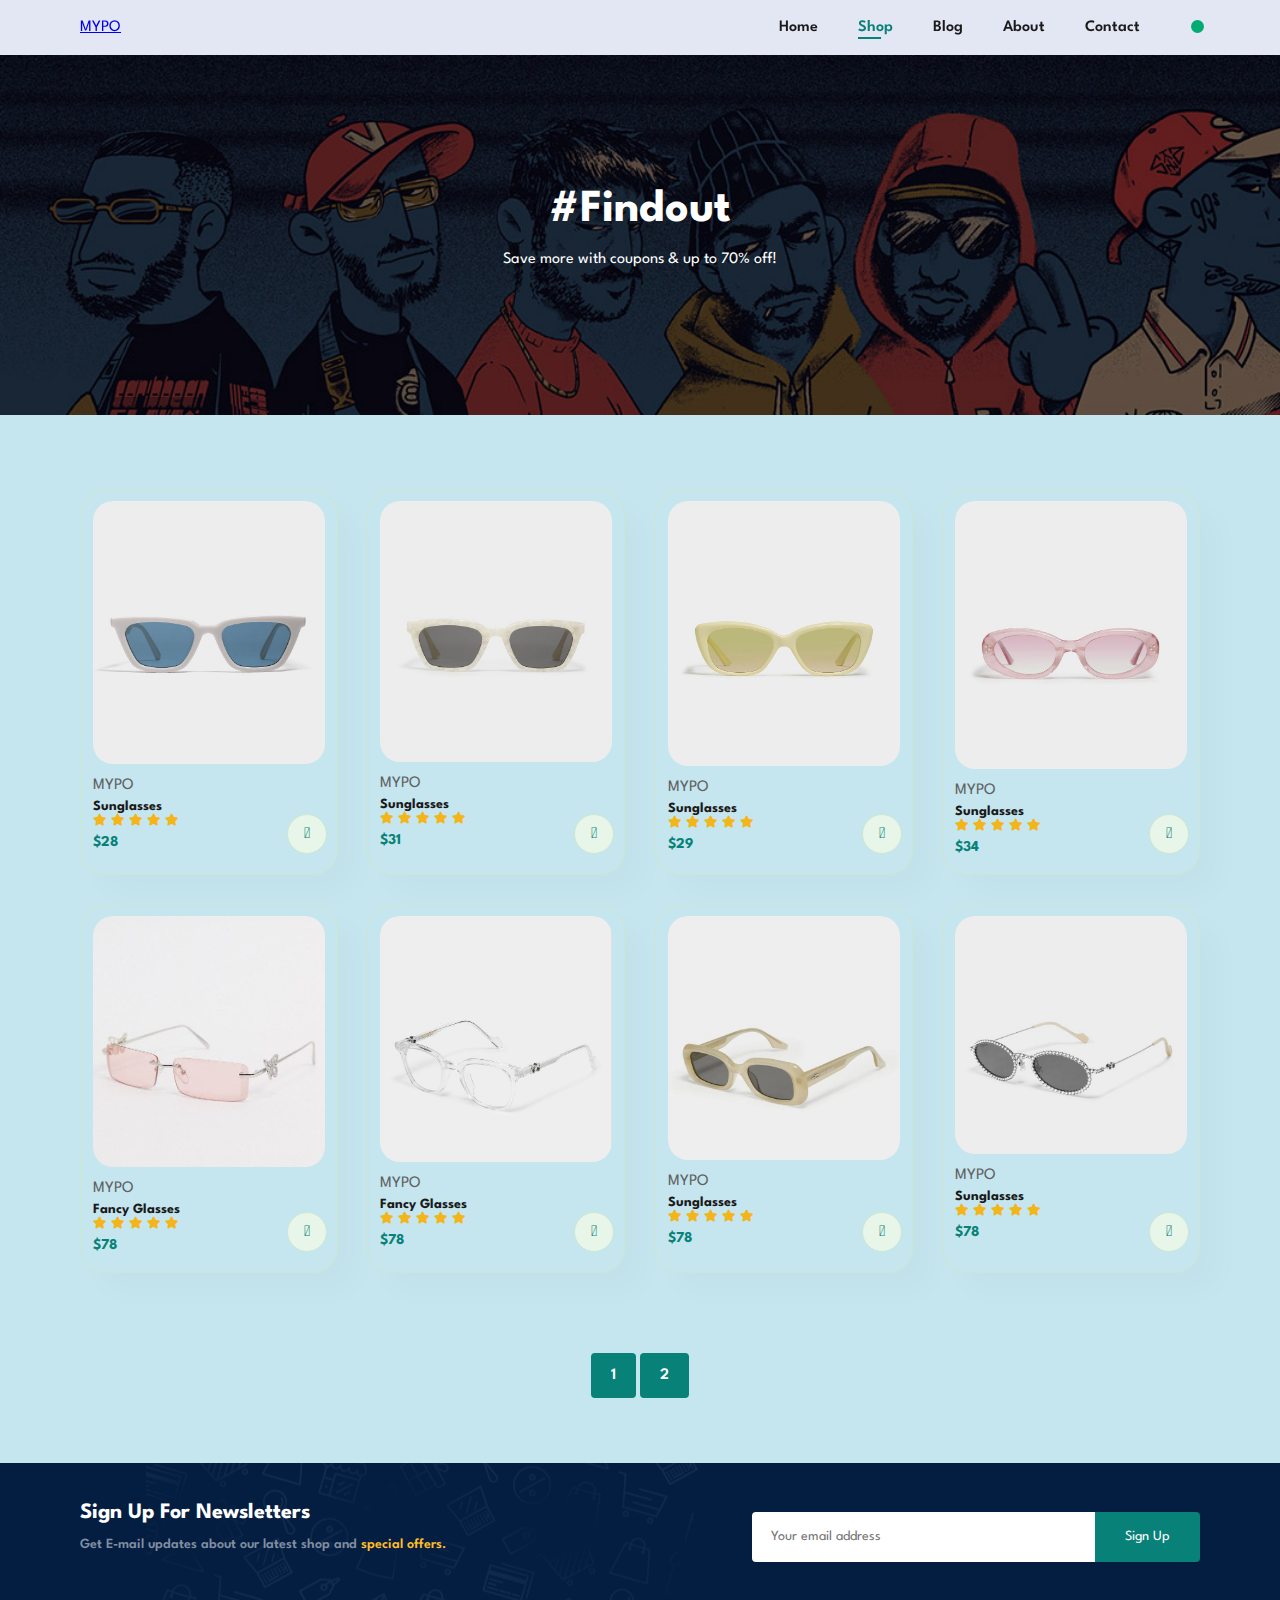
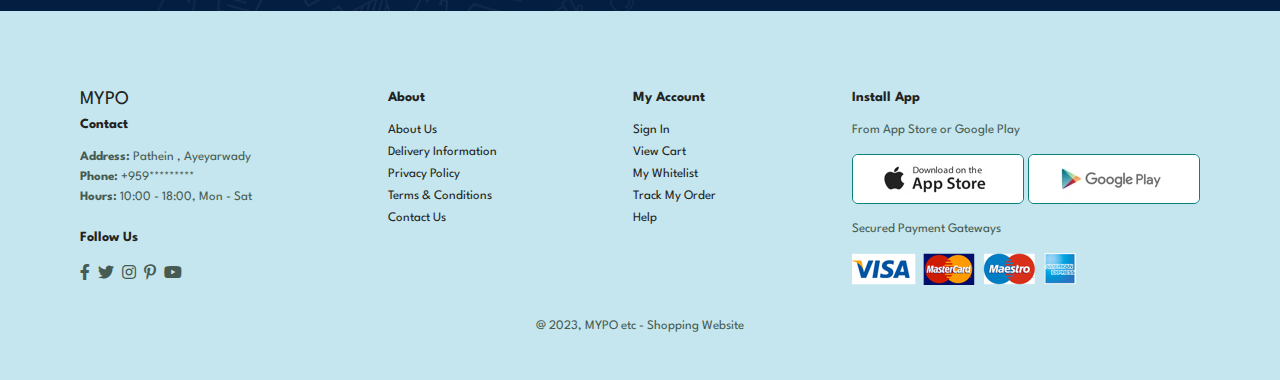
<file: shop1.html>
<!DOCTYPE html>
<html lang="en">

    <head>
        <meta charset="UTF-8">
        <meta http-equiv="X-UA-Compatible" content="IE=edge">
        <meta name="viewport" content="width=device-width, initial-scale=1.0">
        <title>Shop</title>
        <link rel="stylesheet" href="https://pro.fontawesome.com/releases/v5.10.0/css/all.css" />

        <link rel="stylesheet" href="css/style.css">
        <link rel="stylesheet" href="css/index.css">
        <link rel="stylesheet" href="css/shop.css">
    </head>

    <body>

<!-- Navbar -->

        <section id="header">
            <a href="index.html">MYPO</a>

            <div>
                <ul id="navbar">
                    <li><a href="index.html">Home</a></li>
                    <li><a class="active" href="shop.html">Shop</a></li>
                    <li><a href="blog.html">Blog</a></li>
                    <li><a href="about.html">About</a></li>
                    <li><a href="contact.html">Contact</a></li>
                    <li id="lg-bag"><i class="far fa-shopping-bag" id="cart-icon" data-quantity="0"></i></li>
                    <a href="#" id="close"><i class="far fa-times"></i></a>
                </ul>
            </div>
            <div id="mobile">
                <i class="far fa-shopping-bag" id="cart-icon" data-quantity="0"></i>
                <i id="bar" class="fas fa-outdent"></i>
            </div>
            <div class="cart">
                <h2 class="cart-title" style="color: white;">Your Cart</h2>
                <div class="cart-content">
                    
                </div>
                <!-- Total  -->
                <div class="total" style="color: white;">
                    <div class="total-title">Total</div>
                    <div class="total-price">$0</div>
                </div>
                <button type="button" class="btn-buy">Pay Now</button>
                <i class="far fa-times" id="close-cart"></i>
            </div>
        </section>

<!-- Hero -->

        <section id="page-header" style="background-image: url(img/banner/b1.jpg);">
            <h2>#Findout</h2>
            <p>Save more with coupons & up to 70% off!</p>
        </section>

<!-- Products -->

        <section id="product1" class="section-p1">
            <div class="pro-container">
                <div class="pro">
                    <img src="img/newproduct/p26.jpg" alt="" class="p-img">
                    <div class="des">
                        <span>MYPO</span>
                        <h5 class="product-title">Sunglasses</h5>
                        <div class="star">
                            <i class="fas fa-star"></i>
                            <i class="fas fa-star"></i>
                            <i class="fas fa-star"></i>
                            <i class="fas fa-star"></i>
                            <i class="fas fa-star"></i>
                        </div>
                        <h4 class="price">$28</h4>
                    </div>
                    <i class="fal fa-shopping-cart add-cart"></i>
                </div>
                <div class="pro">
                    <img src="img/newproduct/p27.jpg" alt="" class="p-img">
                    <div class="des">
                        <span>MYPO</span>
                        <h5 class="product-title">Sunglasses</h5>
                        <div class="star">
                            <i class="fas fa-star"></i>
                            <i class="fas fa-star"></i>
                            <i class="fas fa-star"></i>
                            <i class="fas fa-star"></i>
                            <i class="fas fa-star"></i>
                        </div>
                        <h4 class="price">$31</h4>
                    </div>
                    <i class="fal fa-shopping-cart add-cart"></i>
                </div>
                <div class="pro">
                    <img src="img/newproduct/p28.jpg" alt="" class="p-img">
                    <div class="des">
                        <span>MYPO</span>
                        <h5 class="product-title">Sunglasses</h5>
                        <div class="star">
                            <i class="fas fa-star"></i>
                            <i class="fas fa-star"></i>
                            <i class="fas fa-star"></i>
                            <i class="fas fa-star"></i>
                            <i class="fas fa-star"></i>
                        </div>
                        <h4 class="price">$29</h4>
                    </div>
                    <i class="fal fa-shopping-cart add-cart"></i>
                </div>
                <div class="pro">
                    <img src="img/newproduct/p29.jpg" alt="" class="p-img">
                    <div class="des">
                        <span>MYPO</span>
                        <h5 class="product-title">Sunglasses</h5>
                        <div class="star">
                            <i class="fas fa-star"></i>
                            <i class="fas fa-star"></i>
                            <i class="fas fa-star"></i>
                            <i class="fas fa-star"></i>
                            <i class="fas fa-star"></i>
                        </div>
                        <h4 class="price">$34</h4>
                    </div>
                    <i class="fal fa-shopping-cart add-cart"></i>
                </div>
                <div class="pro">
                    <img src="img/newproduct/p32.jpg" alt="" class="p-img">
                    <div class="des">
                        <span>MYPO</span>
                        <h5 class="product-title">Fancy Glasses</h5>
                        <div class="star">
                            <i class="fas fa-star"></i>
                            <i class="fas fa-star"></i>
                            <i class="fas fa-star"></i>
                            <i class="fas fa-star"></i>
                            <i class="fas fa-star"></i>
                        </div>
                        <h4 class="price">$78</h4>
                    </div>
                    <i class="fal fa-shopping-cart add-cart"></i>
                </div>
                <div class="pro">
                    <img src="img/newproduct/p33.jpg" alt="" class="p-img">
                    <div class="des">
                        <span>MYPO</span>
                        <h5 class="product-title">Fancy Glasses</h5>
                        <div class="star">
                            <i class="fas fa-star"></i>
                            <i class="fas fa-star"></i>
                            <i class="fas fa-star"></i>
                            <i class="fas fa-star"></i>
                            <i class="fas fa-star"></i>
                        </div>
                        <h4 class="price">$78</h4>
                    </div>
                    <i class="fal fa-shopping-cart add-cart"></i>
                </div>
                <div class="pro">
                    <img src="img/newproduct/p34.jpg" alt="" class="p-img">
                    <div class="des">
                        <span>MYPO</span>
                        <h5 class="product-title">Sunglasses</h5>
                        <div class="star">
                            <i class="fas fa-star"></i>
                            <i class="fas fa-star"></i>
                            <i class="fas fa-star"></i>
                            <i class="fas fa-star"></i>
                            <i class="fas fa-star"></i>
                        </div>
                        <h4 class="price">$78</h4>
                    </div>
                    <i class="fal fa-shopping-cart add-cart"></i>
                </div>
                <div class="pro">
                    <img src="img/newproduct/p35.jpg" alt="" class="p-img">
                    <div class="des">
                        <span>MYPO</span>
                        <h5 class="product-title">Sunglasses</h5>
                        <div class="star">
                            <i class="fas fa-star"></i>
                            <i class="fas fa-star"></i>
                            <i class="fas fa-star"></i>
                            <i class="fas fa-star"></i>
                            <i class="fas fa-star"></i>
                        </div>
                        <h4 class="price">$78</h4>
                    </div>
                    <i class="fal fa-shopping-cart add-cart"></i>
                </div>
            </div>
        </section>

<!-- Pagination -->

        <section id="pagination" class="section-p1">
            <a href="shop.html">1</a>
            <a href="shop1.html">2</a>
        </section>

<!-- Newsletter-->

        <section id="newsletter" class="section-p1 section-m1">
            <div class="newstext">
                <h4>Sign Up For Newsletters</h4>
                <p>Get E-mail updates about our latest shop and <span>special offers.</span></p>
            </div>
            <div class="form">
                <input type="text" placeholder="Your email address">
                <button class="normal">Sign Up</button>
            </div>
        </section>

<!-- Footer -->

        <footer class="section-p1">
            <div class="col">
                <a href="/index.html" style="font-size: larger;">MYPO</a>
                <h4>Contact</h4>
                <p><strong>Address: </strong> Pathein , Ayeyarwady</p>
                <p><strong>Phone: </strong> +959*********</p>
                <p><strong>Hours: </strong> 10:00 - 18:00, Mon - Sat</p>
                <div class="follow">
                    <h4>Follow Us</h4>
                    <div class="icon">
                        <i class="fab fa-facebook-f"></i>
                        <i class="fab fa-twitter"></i>
                        <i class="fab fa-instagram"></i>
                        <i class="fab fa-pinterest-p"></i>
                        <i class="fab fa-youtube"></i>
                    </div>
                </div>
            </div>

            <div class="col">
                <h4>About</h4>
                <a href="#">About Us</a>
                <a href="#">Delivery Information</a>
                <a href="#">Privacy Policy</a>
                <a href="#">Terms & Conditions</a>
                <a href="#">Contact Us</a>
            </div>

            <div class="col">
                <h4>My Account</h4>
                <a href="#">Sign In</a>
                <a href="#">View Cart</a>
                <a href="#">My Whitelist</a>
                <a href="#">Track My Order</a>
                <a href="#">Help</a>
            </div>

            <div class="col install">
                <h4>Install App</h4>
                <p>From App Store or Google Play</p>
                <div class="row">
                    <img src="img/pay/app.jpg" alt="">
                    <img src="img/pay/play.jpg" alt="">
                </div>
                <p>Secured Payment Gateways </p>
                <img src="img/pay/pay.png" alt="">
            </div>

            <div class="copyright">
                <p>@ 2023, MYPO etc - Shopping Website</p>
            </div>
        </footer>

        <script src="script.js"></script>
    </body>

</html>
</file>
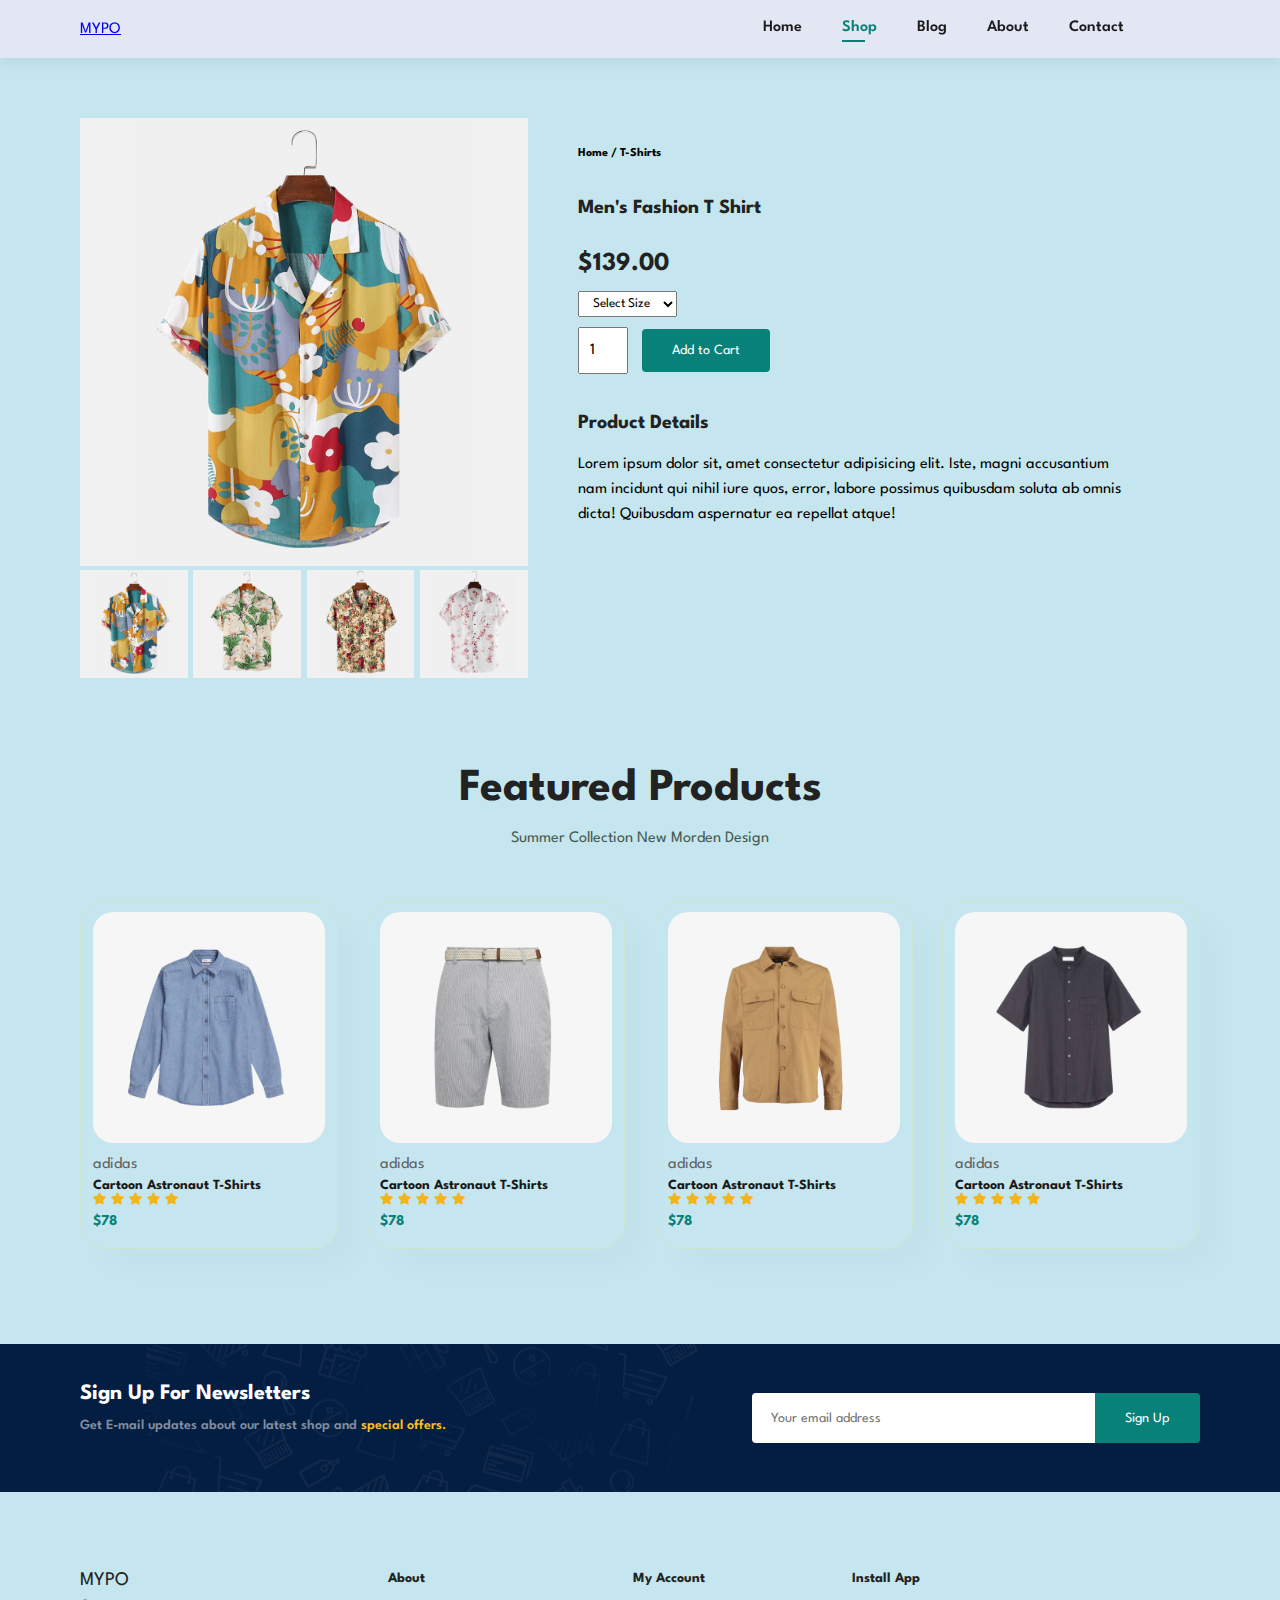
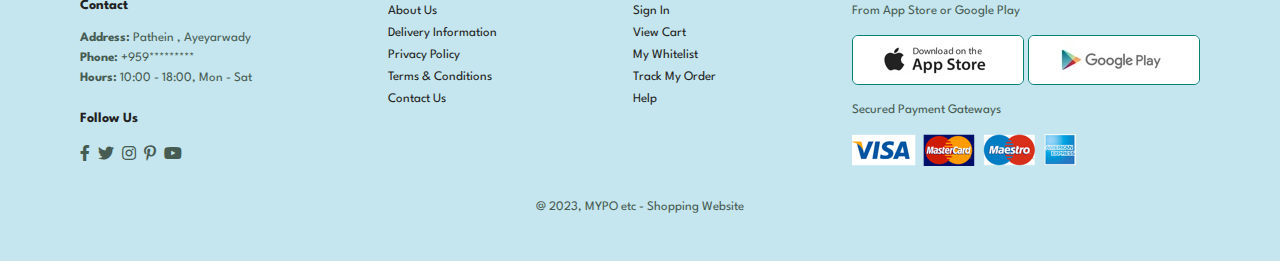
<file: sproduct.html>
<!DOCTYPE html>
<html lang="en">

    <head>
        <meta charset="UTF-8">
        <meta http-equiv="X-UA-Compatible" content="IE=edge">
        <meta name="viewport" content="width=device-width, initial-scale=1.0">
        <title>Product Details</title>
        <link rel="stylesheet" href="https://pro.fontawesome.com/releases/v5.10.0/css/all.css" />

        <link rel="stylesheet" href="css/style.css">
        <link rel="stylesheet" href="css/index.css">
        <link rel="stylesheet" href="css/shop.css">
    </head>

    <body>

<!-- Navbar -->

        <section id="header">
            <a href="#">MYPO</a>

            <div>
                <ul id="navbar">
                    <li><a href="index.html">Home</a></li>
                    <li><a class="active" href="shop.html">Shop</a></li>
                    <li><a href="blog.html">Blog</a></li>
                    <li><a href="about.html">About</a></li>
                    <li><a href="contact.html">Contact</a></li>
                    <li id="lg-bag"><a href="cart.html"><i class="far fa-shopping-bag"></i></a></li>
                    <a href="#" id="close"><i class="far fa-times"></i></a>
                </ul>
            </div>
            <div id="mobile">
                <a href="cart.html"><i class="far fa-shopping-bag"></i></a>
                <i id="bar" class="fas fa-outdent"></i>
            </div>
        </section>

<!-- Product Details  -->

        <section id="prodetails" class="section-p1">
            <div class="single-pro-image">
                <img src="img/products/f1.jpg" width="100%" id="MainImg" alt="">

                <div class="small-img-group">
                    <div class="small-img-col">
                        <img src="img/products/f1.jpg" width="100%" class="small-img" alt="">
                    </div>
                    <div class="small-img-col">
                        <img src="img/products/f2.jpg" width="100%" class="small-img" alt="">
                    </div>
                    <div class="small-img-col">
                        <img src="img/products/f3.jpg" width="100%" class="small-img" alt="">
                    </div>
                    <div class="small-img-col">
                        <img src="img/products/f4.jpg" width="100%" class="small-img" alt="">
                    </div>
                </div>
            </div>

            <div class="single-pro-details">
                <h6>Home / T-Shirts</h6>
                <h4>Men's Fashion T Shirt</h4>
                <h2>$139.00</h2>
                <select>
                    <option>Select Size</option>
                    <option>Small</option>
                    <option>Medium</option>
                    <option>Large</option>
                    <option>XL</option>
                    <option>XXL</option>
                </select>
                <input type="number" value="1">
                <button class="normal">Add to Cart</button>
                <h4>Product Details</h4>
                <span>Lorem ipsum dolor sit, amet consectetur adipisicing elit.
                     Iste, magni accusantium nam incidunt qui nihil iure quos, error,
                     labore possimus quibusdam soluta ab omnis dicta! Quibusdam aspernatur 
                     ea repellat atque!</span>
            </div>
        </section>

        <section id="product1" class="section-p1">
            <h2>Featured Products</h2>
            <p>Summer Collection New Morden Design</p>
            <div class="pro-container">
                <div class="pro">
                    <img src="img/products/n5.jpg" alt="">
                    <div class="des">
                        <span>adidas</span>
                        <h5>Cartoon Astronaut T-Shirts</h5>
                        <div class="star">
                            <i class="fas fa-star"></i>
                            <i class="fas fa-star"></i>
                            <i class="fas fa-star"></i>
                            <i class="fas fa-star"></i>
                            <i class="fas fa-star"></i>
                        </div>
                        <h4>$78</h4>
                    </div>
                    <a href="#"><i class="fal fa-shopping-cart cart"></i></a>
                </div>
                <div class="pro">
                    <img src="img/products/n6.jpg" alt="">
                    <div class="des">
                        <span>adidas</span>
                        <h5>Cartoon Astronaut T-Shirts</h5>
                        <div class="star">
                            <i class="fas fa-star"></i>
                            <i class="fas fa-star"></i>
                            <i class="fas fa-star"></i>
                            <i class="fas fa-star"></i>
                            <i class="fas fa-star"></i>
                        </div>
                        <h4>$78</h4>
                    </div>
                    <a href="#"><i class="fal fa-shopping-cart cart"></i></a>
                </div>
                <div class="pro">
                    <img src="img/products/n7.jpg" alt="">
                    <div class="des">
                        <span>adidas</span>
                        <h5>Cartoon Astronaut T-Shirts</h5>
                        <div class="star">
                            <i class="fas fa-star"></i>
                            <i class="fas fa-star"></i>
                            <i class="fas fa-star"></i>
                            <i class="fas fa-star"></i>
                            <i class="fas fa-star"></i>
                        </div>
                        <h4>$78</h4>
                    </div>
                    <a href="#"><i class="fal fa-shopping-cart cart"></i></a>
                </div>
                <div class="pro">
                    <img src="img/products/n8.jpg" alt="">
                    <div class="des">
                        <span>adidas</span>
                        <h5>Cartoon Astronaut T-Shirts</h5>
                        <div class="star">
                            <i class="fas fa-star"></i>
                            <i class="fas fa-star"></i>
                            <i class="fas fa-star"></i>
                            <i class="fas fa-star"></i>
                            <i class="fas fa-star"></i>
                        </div>
                        <h4>$78</h4>
                    </div>
                    <a href="#"><i class="fal fa-shopping-cart cart"></i></a>
                </div>
            </div>
        </section>

<!-- Newsletter-->

        <section id="newsletter" class="section-p1 section-m1">
            <div class="newstext">
                <h4>Sign Up For Newsletters</h4>
                <p>Get E-mail updates about our latest shop and <span>special offers.</span></p>
            </div>
            <div class="form">
                <input type="text" placeholder="Your email address">
                <button class="normal">Sign Up</button>
            </div>
        </section>

<!-- Footer -->

        <footer class="section-p1">
            <div class="col">
                <a href="#" style="font-size: larger;">MYPO</a>
                <h4>Contact</h4>
                <p><strong>Address: </strong> Pathein , Ayeyarwady</p>
                <p><strong>Phone: </strong> +959*********</p>
                <p><strong>Hours: </strong> 10:00 - 18:00, Mon - Sat</p>
                <div class="follow">
                    <h4>Follow Us</h4>
                    <div class="icon">
                        <i class="fab fa-facebook-f"></i>
                        <i class="fab fa-twitter"></i>
                        <i class="fab fa-instagram"></i>
                        <i class="fab fa-pinterest-p"></i>
                        <i class="fab fa-youtube"></i>
                    </div>
                </div>
            </div>

            <div class="col">
                <h4>About</h4>
                <a href="#">About Us</a>
                <a href="#">Delivery Information</a>
                <a href="#">Privacy Policy</a>
                <a href="#">Terms & Conditions</a>
                <a href="#">Contact Us</a>
            </div>

            <div class="col">
                <h4>My Account</h4>
                <a href="#">Sign In</a>
                <a href="#">View Cart</a>
                <a href="#">My Whitelist</a>
                <a href="#">Track My Order</a>
                <a href="#">Help</a>
            </div>

            <div class="col install">
                <h4>Install App</h4>
                <p>From App Store or Google Play</p>
                <div class="row">
                    <img src="img/pay/app.jpg" alt="">
                    <img src="img/pay/play.jpg" alt="">
                </div>
                <p>Secured Payment Gateways </p>
                <img src="img/pay/pay.png" alt="">
            </div>

            <div class="copyright">
                <p>@ 2023, MYPO etc - Shopping Website</p>
            </div>
        </footer>

<!-- Script for Image Slider -->

        <script>
            var MainImg = document.getElementById("MainImg");
            var smallimg = document.getElementsByClassName("small-img");

            smallimg[0].onclick = function(){
                MainImg.src = smallimg[0].src;
            }
            smallimg[1].onclick = function(){
                MainImg.src = smallimg[1].src;
            }
            smallimg[2].onclick = function(){
                MainImg.src = smallimg[2].src;
            }
            smallimg[3].onclick = function(){
                MainImg.src = smallimg[3].src;
            }
        </script>

        <script src="script.js"></script>
    </body>

</html>
</file>
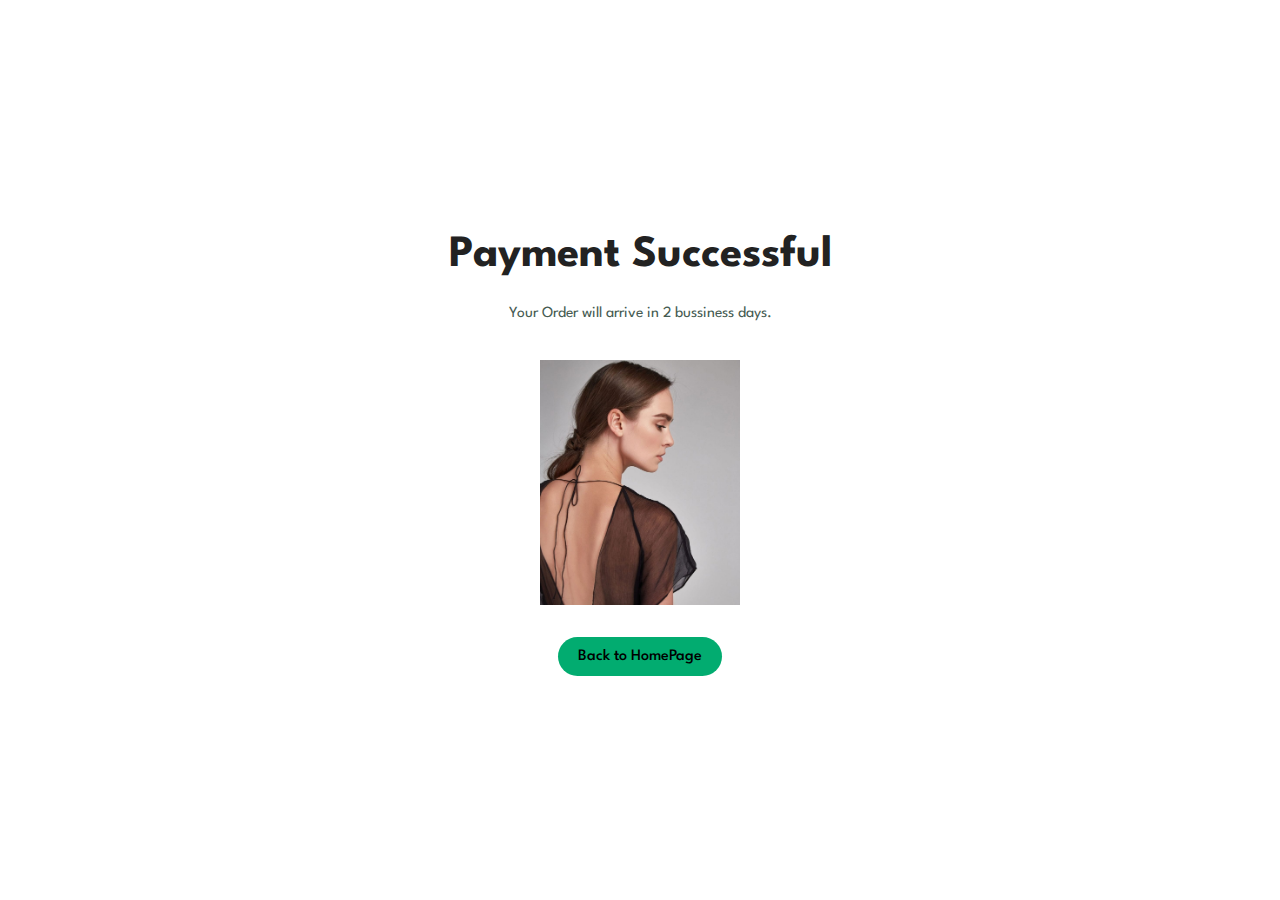
<file: success.html>
<!DOCTYPE html>
<html lang="en">
<head>
    <meta charset="UTF-8">
    <meta name="viewport" content="width=device-width, initial-scale=1.0">
    <title>Payment Success</title>
    <link rel="stylesheet" href="https://pro.fontawesome.com/releases/v5.10.0/css/all.css" />

    <link rel="stylesheet" href="css/style.css">
    <link rel="stylesheet" href="css/snc.css">
</head>
<body>
    <div class="sc-container">
        <h1>Payment Successful</h1>
        <p>Your Order will arrive in 2 bussiness days.</p>
        <img src="img/blog/b1.jpg" alt="">
        <a href="#" class="sc-btn">Back to HomePage</a>
    </div>
</body>
</html>
</file>
<file: css/style.css>
@import url("https://fonts.googleapis.com/css2?family=Spartan:wght@100;200;300;400;500;600;700;800;900&display=swap");
* {
  margin: 0;
  padding: 0;
  box-sizing: border-box;
  font-family: "Spartan", sans-serif;
}

html {
  scroll-behavior: smooth;
}

/* Global Styles */

h1 {
  font-size: 50px;
  line-height: 64px;
  color: #222;
}

h2 {
  font-size: 46px;
  line-height: 54px;
  color: #222;
}

h4 {
  font-size: 20px;
  color: #222;
}

h6 {
  font-weight: 700;
  font-size: 12px;
}

p {
  font-size: 16px;
  color: #465b52;
  margin: 15px 0 20px 0;
}

body {
  width: 100%;
}
</file>
<file: css/index.css>
/* Header */
#header{
    display: flex;
    align-items: center;
    justify-content: space-between;
    padding: 20px 80px;
    background: #e3e6f3;
    box-shadow: 0 5px 15px rgba(0, 0, 0, 0.06);
    z-index: 999;
    position: sticky;
    top: 0;
    left: 0;
  }
  body{
    background-color: #c5e6ee;
  }
  #navbar{
    display: flex;
    /* align-items: center;
    justify-content: center; */
  }
  
  #navbar li{
    list-style: none;
    padding: 0 20px;
    position: relative;
  }
  
  #navbar li a{
    text-decoration: none;
    font-size: 16px;
    font-weight: 600;
    color: #1a1a1a;
    transition: 0.3s ease;
  }
  
  #navbar li a:hover,
  #navbar li a.active{
    color: #088178;
  }
  
  #navbar li a.active::after,
  #navbar li a:hover::after{
    content: "";
    width: 30%;
    height: 2px;
    background: #088178;
    position: absolute;
    bottom: -4px;
    left: 20px;
  }

  #mobile{
    display: none;
    align-items: center;
  }

  #close{
    display: none;
  }

  /* HomePage */
  #hero{
    height: 90vh;
    width: 100%;
    background-size: cover;
    background-position: top 25% right 0%;
    padding: 0 80px;
    display: flex;
    flex-direction: column;
    align-items: flex-start;
    justify-content: center;
    text-align: center;
  }
  
  #hero h4{
    padding-bottom: 15px;
    text-align: center;
  }
  
  #hero h1{
    color: #3f3f3b;
    font-weight: 900;
    margin-left: 70px;
  }
  
  #hero button,
  #product1 button{
    background-color: transparent;
    color: #088178;
    border: 0;
    padding: 14px 80px 14px 65px;
    background-repeat: no-repeat;
    cursor: pointer;
    font-weight: 700;
    font-size: 15px;
  }

  /* FeatureBox */

  .section-p1 {
    padding: 40px 80px;
  }

  #feature{
    display: flex;
    align-items: center;
    justify-content: space-evenly;
    flex-wrap: wrap;
  }

#feature .fe-box{
    width: 180px;
    text-align: center;
    padding: 25px 15px;
    box-shadow: 20px 20px 34px rgba(175, 162, 162, 0.03);
    border: 1px solid #757775;
    border-radius: 4px;
    margin: 15px 0;
}

#feature .fe-box:hover{
    box-shadow: 10px 10px 54px rgba(15, 9, 133, 0.1);
}

#feature .fe-box h6{
    display: inline-block;
    padding: 9px 8px 6px 8px;
    line-height: 1;
    border-radius: 4px;
    color: #171a19;
    background-color: #fddde4;
}

#feature .fe-box:nth-child(2) h6{
    background-color: #cdebbc;
}

#feature .fe-box:nth-child(3) h6{
    background-color: #dd91e4;
}

#feature .fe-box:nth-child(4) h6{
    background-color: #b4cc74;
}

#feature .fe-box:nth-child(5) h6{
    background-color: #f6dbf6;
}

#feature .fe-box:nth-child(6) h6{
    background-color: #fff2e5;
}


#feature .fe-box img{
    width: 100%;
    margin-bottom: 10px;
}

/* Products */

#product1{
  text-align: center;
}

#product1 .pro-container{
  display: flex;
  justify-content: space-between;
  padding-top: 20px;
  flex-wrap: wrap;
}

#product1 .pro{
  width: 23%;
  min-width: 250px;
  padding: 10px 12px;
  border: 1px solid #cce7d0;
  border-radius: 25px;
  cursor: pointer;
  box-shadow: 20px 20px 30px rgba(0, 0, 0, 0.02);
  margin: 15px 0;
  transition: 0.2s ease;
  position: relative;
}

#product1 .pro:hover{
  box-shadow: 20px 20px 30px rgba(0, 0, 0, 0.06);
}

#product1 .pro img{
  width: 100%;
  border-radius: 20px;
}

#product1 .pro .des{
  text-align: start;
  padding: 10px 0;
}

#product1 .pro .des span{
  color: #606063;
  font-style: 12px;
}

#product1 .pro .des h5{
  padding-top: 7px;
  color: #1a1a1a;
  font-size: 14px;
}

#product1 .pro .des i{
  font-size: 12px;
  color: rgb(243, 181, 25);
}

#product1 .pro .des h4{
  padding-top: 7px;
  font-size: 15px;
  font-weight: 700;
  color: #088178;
}

#product1 .pro .add-cart{
  width: 40px;
  height: 40px;
  line-height: 40px;
  border-radius: 50px;
  background-color: #e8f6ea;
  font-weight: 500;
  color: #088178;
  border: 1px solid #cce7d0;
  position: absolute;
  bottom: 20px;
  right: 10px;
}

#product1 .pro .add-cart:hover{
  background-color: #088178;
  color: white;
}

/* Discount Banner */

.section-m1 {
  margin: 40px 0;
}

button.normal{
  font-size: 14px;
  width: 600;
  padding: 15px 30px;
  color: black;
  background-color: white;
  border-radius: 4px;
  cursor: pointer;
  border: none;
  outline: none;
  transition: 0.2s;
}

#banner{
  display: flex;
  flex-direction: column;
  justify-content: center;
  align-items: center;
  text-align: center;
  background-image: url(/img/banner/b2.jpg);
  width: 100%;
  height: 40vh;
  background-size: cover;
  background-position: center;
}

#banner h4{
  color: #fff;
  font-size: 16px;
}

#banner h2{
  color: #fff;
  font-size: 30px;
  padding: 10px 0;
}

#banner h2 span{
  color: #ef3636;
}

#banner button:hover{
  background-color: #088178;
  color: white;
}

/* Banner Box */

#sm-banner{
  display: flex;
  justify-content: space-between;
  flex-wrap: wrap;
}

#sm-banner .banner-box{
  display: flex;
  flex-direction: column;
  justify-content: center;
  align-items: flex-start;
  text-align: center;
  background-image: url(/img/banner/b17.jpg);
  min-width: 580px;
  height: 50vh;
  background-size: cover;
  background-position: center;
  padding: 30px;
}

#sm-banner h4{
  color: white;
  font-size: 20px;
  font-weight: 300;
}

#sm-banner h2{
  color: white;
  font-size: 28px;
  font-weight: 800;
}

#sm-banner span{
  color: white;
  font-size: 14px;
  font-weight: 500;
  padding-bottom: 15px;
}

button.white{
  font-size: 13px;
  width: 600;
  padding: 11px 18px;
  color: white;
  background-color: transparent;
  cursor: pointer;
  border: 1px solid white;
  outline: none;
  transition: 0.2s;
}

#sm-banner .banner-box:hover button{
  background: #088178;
  border: 1px solid #088178;
}

#banner3 .banner-box{
  display: flex;
  flex-direction: column;
  justify-content: center;
  align-items: flex-start;
  background-image: url(/img/banner/b7.jpg);
  min-width: 30%;
  height: 30vh;
  background-size: cover;
  background-position: center;
  padding: 20px;
  margin-bottom: 20px; 
}

#banner3 h2{
  color: white;
  font-weight: 900;
  font-size: 22px;
}

#banner3 h3{
  color: #ec544e;
  font-weight: 800;
  font-size: 15px;
}

#banner3{
  display: flex;
  justify-content: space-between;
  flex-wrap: wrap;
  padding: 0 80px;
}

/* Newsletter */

#newsletter{
  display: flex;
  justify-content: space-between;
  flex-wrap: wrap;
  align-items: center;
  background-image: url(/img/banner/b14.png);
  background-repeat: no-repeat;
  background-position: 20% 30%;
  background-color: #041e42;
}

#newsletter h4{
  font-size: 22px;
  font-weight: 700;
  color: white;
}

#newsletter p{
  font-size: 14px;
  font-weight: 600;
  color: #818ea0;
}

#newsletter p span{
  color: #ffbd27;
}

#newsletter input{
  height: 3.125rem;
  padding: 0 1.25em;
  font-size: 14px;
  width: 100%;
  border: 1px solid transparent;
  border-radius: 4px;
  outline: none;
  border-top-right-radius: 0;
  border-bottom-right-radius: 0;
}

#newsletter button{
  background-color: #088178;
  color: white;
  white-space: nowrap;
  border-top-left-radius: 0;
  border-bottom-left-radius: 0;
}

#newsletter .form{
  display: flex;
  width: 40%;
}

/* Footer */

footer{
  display: flex;
  flex-wrap: wrap;
  justify-content: space-between;
}

footer .col{
  display: flex;
  flex-direction: column;
  align-items: flex-start;
  margin-bottom: 20px;
}

footer .logo{
  margin-bottom: 30px;
}

footer h4{
  font-size: 14px;
  padding-bottom: 20px;
}

footer p{
  font-size: 13px;
  margin: 0 0 8px 0;
}

footer a{
  font-size: 13px;
  text-decoration: none;
  color: #222;
  margin-bottom: 10px;
}

footer .follow{
  margin-top: 20px;
}

footer .follow i{
  color: #465b52;
  padding-right: 4px;
  cursor: pointer;
}


footer .install .row img{
  border: 1px solid #088178;
  border-radius: 6px;
}

footer .install img{
  margin: 10px 0 15px 0;
}

footer .follow i:hover{
  color: #088178;
}

footer .follow i:hover,
footer a:hover{
  color: #088178;
}

footer .copyright{
  width: 100%;
  text-align: center;
}

/* Start Media Query */
/* ipad view */

@media (max-width:799px){
  .section-p1{
    padding: 40px 40px;
  }

  #navbar{
    display: flex;
    flex-direction: column;
    align-items: flex-start;
    justify-content: flex-start;
    position: fixed;
    top: 0;
    right: -300px;
    height: 100vh;
    width: 300px;
    background-color: #E3E6F3;
    box-shadow: 0 40px 60px rgba(0, 0, 0, 0.1);
    padding: 80px 0 0 10px;
    transition: 0.3s;
  }

  #navbar li{
    margin-bottom: 25px;
  }

  #navbar.active{
    right: 0px;
  }

  #mobile{
    display: flex;
    align-items: center;
  }

  #mobile i{
    color: #1a1a1a;
    font-size: 24px;
    padding-left: 20px;
  }

  #close{
    display: initial;
    position: absolute;
    top: 30px;
    left: 30px;
    color: #222;
    font-size: 24px;
  }

  #lg-bag{
    display: none;
  }

  #hero{
    height: 70vh;
    padding: 0 80px;
    background-position: top 30% right 30%;
  }

  #feature{
    justify-content: center;
  }

  #feature .fe-box{
    margin: 15px 15px;
  }

  #product1 .pro-container{
    justify-content: center;
  }

  #product1 .pro{
    margin: 15px;
  }

  #banner{
    height: 20vh;
  }

  #sm-banner .banner-box{
    min-width: 100%;
    height: 30vh;
  }

  #banner3{
    padding: 0 40px;
  }

  #banner3 .banner-box{
    width: 28%;
  }

  #newsletter .form {
    width: 70%;
}
}

/* phone view */

@media (max-width:477px) {

  .section-p1{
    padding: 20px;
  }

  #header{
    padding: 10px 30px;
  }

  h1{
    font-size: 38px;
  }

  h2{
    font-size: 32px;
  }

  #hero{
    padding: 0 20px;
    background-position: 55%;
  }

  #feature{
    justify-content: space-between;
  }

  #feature .fe-box{
    margin: 0 0 15px 0;
  }

  #product1 .pro{
    width: 100%;
  }

  #banner{
    height: 40vh;
  }

  #sm-banner .banner-box{
    height: 40vh;
  }

  #sm-banner .banner-box2{
    margin-top: 20px;
  }

  #banner3{
    padding: 0 20px;
  }

  #banner3 .banner-box{
    width: 100%;
  }

  #newsletter{
    padding: 40px 20px;
  }

  #newsletter .form{
    width: 100%;
  }

  footer .copyright{
    text-align: start;
  }
}
</file>
<file: css/shop.css>
/* Cart  */

#cart-icon{
    position: absolute;
    cursor: pointer;
  }

  #cart-icon[data-quantity]::after{
    contain: '';
  }

  #cart-icon[data-quantity]::after{
    content: '';
    position: absolute;
    top: 0;
    right: -8px;
    width: 13px;
    height: 13px;
    background: #02ac70;
    border-radius: 50%;
    color: white;
    font-size: 12px;
    font-weight: 500;
    display: flex;
    justify-content: center;
    align-items: center;
  }

  .cart{
    position: fixed;
    top: 0;
    right: -100%;
    width: 360px;
    min-height: 100vh;
    padding: 20px;
    background: #1e1e2a;
    box-shadow: -2px 0 4px hsl(0, 4%, 15% / 10%);
    transition: 0.3s cubic-bezier(0.075, 0.82, 0.165, 1);
  }

  .cart.active{
    right: 0;
    transition: 0.3s cubic-bezier(0.075, 0.82, 0.165, 1);
  }

  .cart-title{
    text-align: center;
    font-size: 1.5rem;
    font-weight: 600;
    margin-top: 2rem;
  }

  .total{
    display: flex;
    justify-content: flex-end;
    margin-top: 1.5rem;
    border-top: 1px solid #02ac70;
  }

  .total-title{
    font-size: 1.2rem;
    font-weight: 600;
    margin-top: 1rem;
  }

  .total-price{
    font-size: 1.075rem;
    margin: 1rem 0 0 0.7rem;
  }

  .btn-buy{
    display: flex;
    justify-content: center;
    margin: 1.5rem auto 0 auto;
    padding: 12px 20px;
    width: 50%;
    text-align: center;
    border: none;
    border-radius: 2rem;
    background: #02ac70;
    color: white;
    font-size: 1rem;
    font-style: italic;
    font-weight: 500;
    cursor: pointer;
  }

  #close-cart{
    position: absolute;
    top: 1rem;
    right: 0.8rem;
    font-size: 2rem;
    color: white;
    cursor: pointer;
  }

  .cart-box{
    display: grid;
    grid-template-columns: 30% 55% 2%;
    align-items: center;
    gap: 1rem;
    margin-top: 1rem;   
  }

  .cart-image{
    width: 100px;
    height: 100px;
    object-fit: contain;
    object-position: center;
    padding: 10px;
}

.detail-box{
    display: grid;
    row-gap: 0.5rem;
}

.cart-product-title{
    color: white;
    font-size: 13px;
    font-weight: 500;
    text-transform: uppercase;
    margin-bottom: 2px;
}

.cart-price{
    color: white;
    font-weight: 300;
}

.cart-quantity{
    border: 5px solid white;
    outline-color: red;
    width: 2.8rem;
    text-align: center;
    border-radius: 4px;
}

.cart-remove{
    color: red;
    font-size: 24px;
    cursor: pointer;
}

/* Shop Page  */

#page-header{
    width: 100%;
    height: 40vh;
    background-size: cover;
    display: flex;
    justify-content: center;
    text-align: center;
    flex-direction: column;
    padding: 14px;
}

#page-header h2,
#page-header p{
    color: white;
}

/* Pagination */

#pagination{
    text-align: center;
}

#pagination a{
    text-decoration: none;
    background-color: #088178;
    padding: 15px 20px;
    border-radius: 4px;
    color: white;
    font-weight: 600;
}

#pagination a i{
    font-size: 16px;
    font-weight: 600;
}

/* Single Product */

#prodetails{
    display: flex;
    margin-top: 20px;
}

#prodetails .single-pro-image{
    width: 40%;
    margin-right: 50px;
}

.small-img-group{
    display: flex;
    justify-content: space-between;
}

.small-img-col{
    flex-basis: 24%;
    cursor: pointer;
}

#prodetails .single-pro-details{
    width: 50%;
    padding-top: 30px;
}

#prodetails .single-pro-details h4{
    padding: 40px 0 20px 0;
}

#prodetails .single-pro-details h2{
    font-size: 26px;
}

#prodetails .single-pro-details select{
    display: block;
    padding: 5px 10px;
    margin-bottom: 10px;
}

#prodetails .single-pro-details input{
    width: 50px;
    height: 47px;
    padding-left: 10px;
    font-size: 16px;
    margin-right: 10px;
}

#prodetails .single-pro-details input:focus{
    outline: none;
}

#prodetails .single-pro-details button{
    background-color: #088178;
    color: white;
}

#prodetails .single-pro-details span{
    line-height: 25px;
}

@media (max-width:477px) {
 /* Single Product */

#prodetails{
    display: flex;
    flex-direction: column;
}

#prodetails .single-pro-image {
    width: 100%;
    margin-right: 0px;
}

#prodetails .single-pro-details {
    width: 100%;
}
}
</file>
<file: css/blog.css>
/* Blog Page  */

#blog{
    padding: 150px 150px 0 150px;
}

#blog .blog-box{
    display: flex;
    align-items: center;
    width: 100%;
    position: relative;
    padding-bottom: 90px;
}

#blog .blog-img{
    width: 50%;
    margin-right: 40px;
}

#blog img{
    width: 100%;
    height: 300px;
    object-fit: cover;
}

#blog .blog-details{
    width: 50%;
}

#blog .blog-details a{
    text-decoration: none;
    font-size: 11px;
    color: black;
    font-weight: 700;
    position: relative;
    transition: 0.3s;
}

#blog .blog-details a::after{
    content: "";
    width: 50px;
    height: 1px;
    background-color: black;
    position: absolute;
    top: 4px;
    right: -60px;
}

#blog .blog-details a:hover{
    color: #088178;
}

#blog .blog-details a:hover::after{
    background-color: #088178;
}

#blog .blog-box h1{
    position: absolute;
    top: -40px;
    left: 0;
    font-size: 70px;
    font-weight: 700;
    color: #c9cbce;
    z-index: -9;
}

/* Phone View  */

@media (max-width:477px) {
    #blog{
        padding: 100px 20px 0 20px;
    }

    #blog .blog-box{
        display: flex;
        flex-direction: column;
        align-items: flex-start;
    }

    #blog .blog-img{
        width: 100%;
        margin-right: 0px;
        margin-bottom: 30px;
    }

    #blog .blog-details{
        width: 100%;
    }
}
</file>
<file: css/snc.css>
.sc-container{
    width: 100%;
    height: 100vh;
    display: flex;
    flex-direction: column;
    justify-content: center;
    align-items: center;
}

.sc-container img{
    width: 200px;
    margin: 2rem 0;
}

.sc-container h1{
    font-size: 2.8rem;
    margin-bottom: 10px;
}

.sc-container p{
    min-width: 600px;
    font-size: 0.970rem;
    text-align: center;
    margin: 0.5rem 0;
}

.sc-btn{
    padding: 12px 20px;
    border-radius: 2rem;
    background-color: #02ac70;
    color: var(--bg-color);
    font-size: 1rem;
    font-weight: 500;
    text-decoration: none;
}
</file>
<file: css/about.css>
/* About Head  */

#about-head{
    display: flex;
    align-items: center;
}

#about-head img{
    width: 50%;
    height: auto;
}

#about-head div{
    padding-left: 40px;
}

#about-app{
    text-align: center;
}

#about-app .video{
    width: 70%;
    height: 100%;
    margin: 30px auto 0 auto;
}

#about-app .video video{
    width: 100%;
    height: 100%;
    border-radius: 20px;
}

@media (max-width:477px) {

/* About Page  */

#about-head{
    flex-direction: column;
}

#about-head img {
    width: 100%;
    margin-bottom: 20px;
}

#about-head div{
    padding-left: 0px;
}

#about-app .video{
    width: 100%;
}

#feature{
    justify-content: space-between;
  }

  #feature .fe-box{
    margin: 0 0 15px 0;
  }
}
</file>
<file: css/contact.css>
#contact-details{
    display: flex;
    align-items: center;
    justify-content: space-between;
}

#contact-details .details{
    width: 40%;
}

#contact-details .details span,
#form-details form span{
    font-size: 12px;
}

#contact-details .details h2,
#form-details form h2{
    font-size: 26px;
    line-height: 35px;
    padding: 20px 0;
}

#contact-details .details h3{
    font-size: 26px;
    padding-bottom: 15px;
}

#contact-details .details li{
    list-style: none;
    padding: 10px ;
}

#contact-details .details li i{
    font-size: 14px;
    padding-right: 22px;
    display: flex;
}

#contact-details .details li p{
    margin: 0;
    font-size: 14px;
}

#contact-details .map{
    width: 55%;
    height: 400px;
}

#contact-details .map iframe{
    width: 100%;
    height: 100%;
}

/* Team  */

#form-details{
    display: flex;
    justify-content: space-between;
    margin: 30px;
    padding: 80px;
    border: 1px solid #e1e1e1;
}

#form-details form{
    width: 65%;
    display: flex;
    flex-direction: column;
    align-items: flex-start;
}

#form-details form input,
#form-details form textarea{
    width: 100%;
    padding: 12px 15px;
    outline: none;
    margin-bottom: 20px;
    border: 1px solid #e1e1e1;
}

#form-details form button{
    background-color: #088178;
    color: #fff;
}

#form-details .people div img{
    width: 65px;
    height: 65px;
    object-fit: cover;
    margin-right: 15px;
}

#form-details .people div{
    padding-bottom: 25px;
    display: flex;
    align-items: flex-start;
}

#form-details .people div p{
    margin: 0;
    font-size: 13px;
    line-height: 25px;
}

#form-details .people div p span{
    display: block;
    font-size: 16px;
    font-weight: 600;
    color: black;
}

/* Responsive */

@media (max-width:799px){
    
    #form-details{
        padding: 40px;
    }

    #form-details form{
        width: 50%;
    }
}

@media (max-width:477px) {

    #contact-details{
        flex-direction: column;
    }
    
    #contact-details .details{
        width: 100%;
        margin-bottom: 30px;
    }

    #contact-details .map{
        width: 100%;
    }

    #form-details{
        margin: 10px;
        padding: 30px 10px;
        flex-wrap: wrap;
    }

    #form-details form{
        width: 100%;
        margin-bottom: 30px
    }
}
</file>
